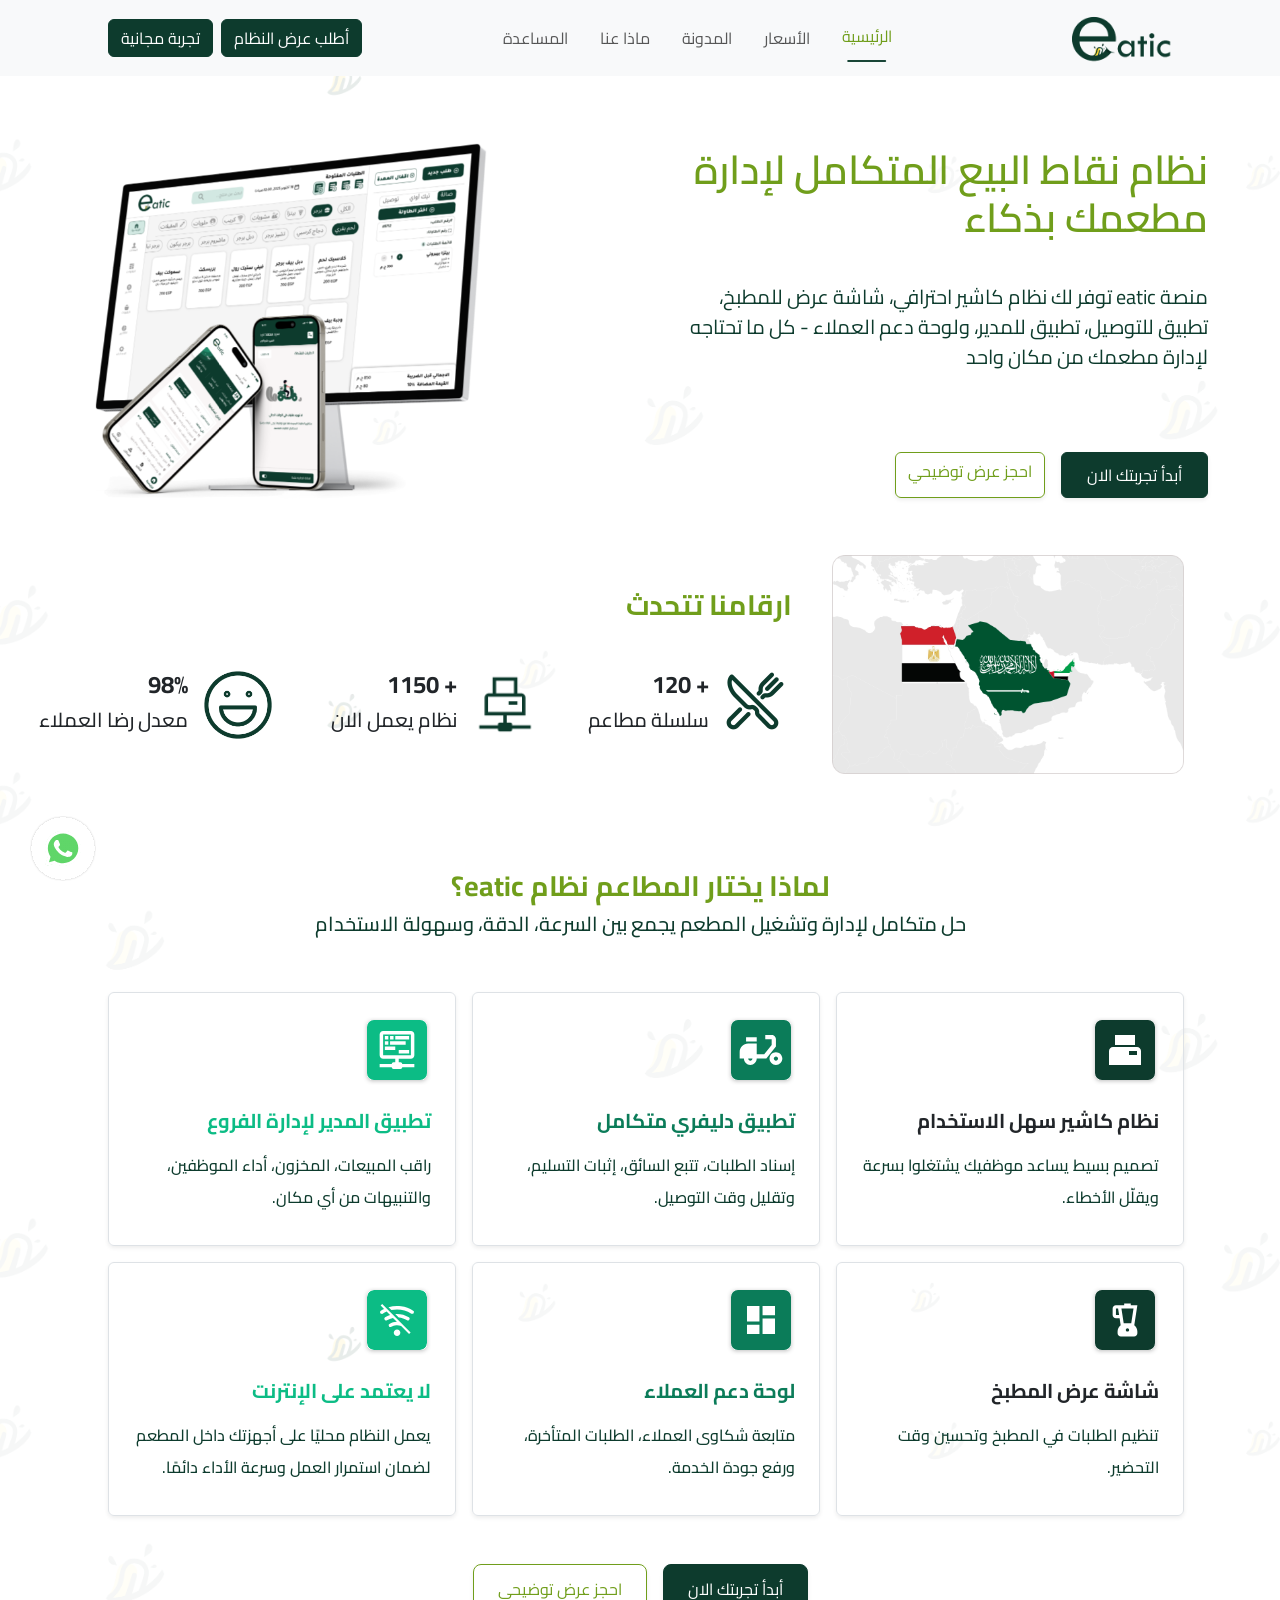
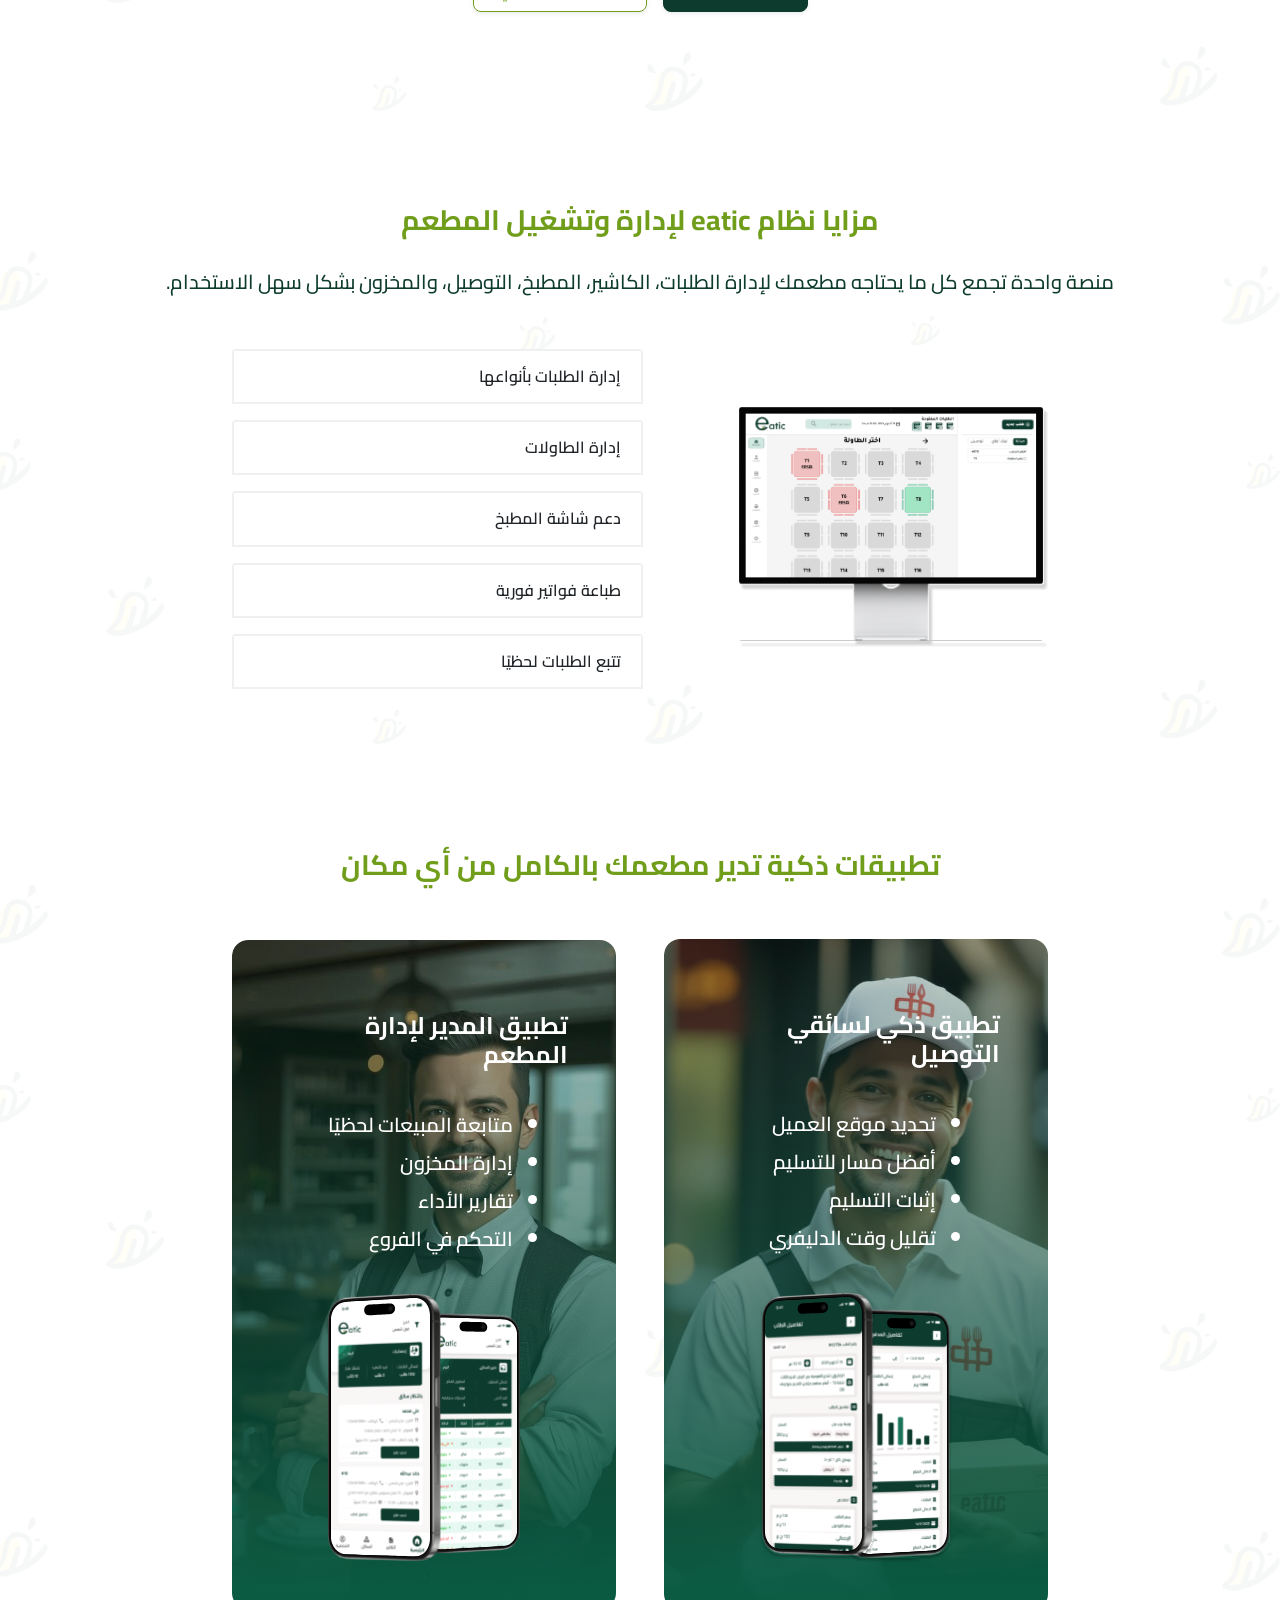
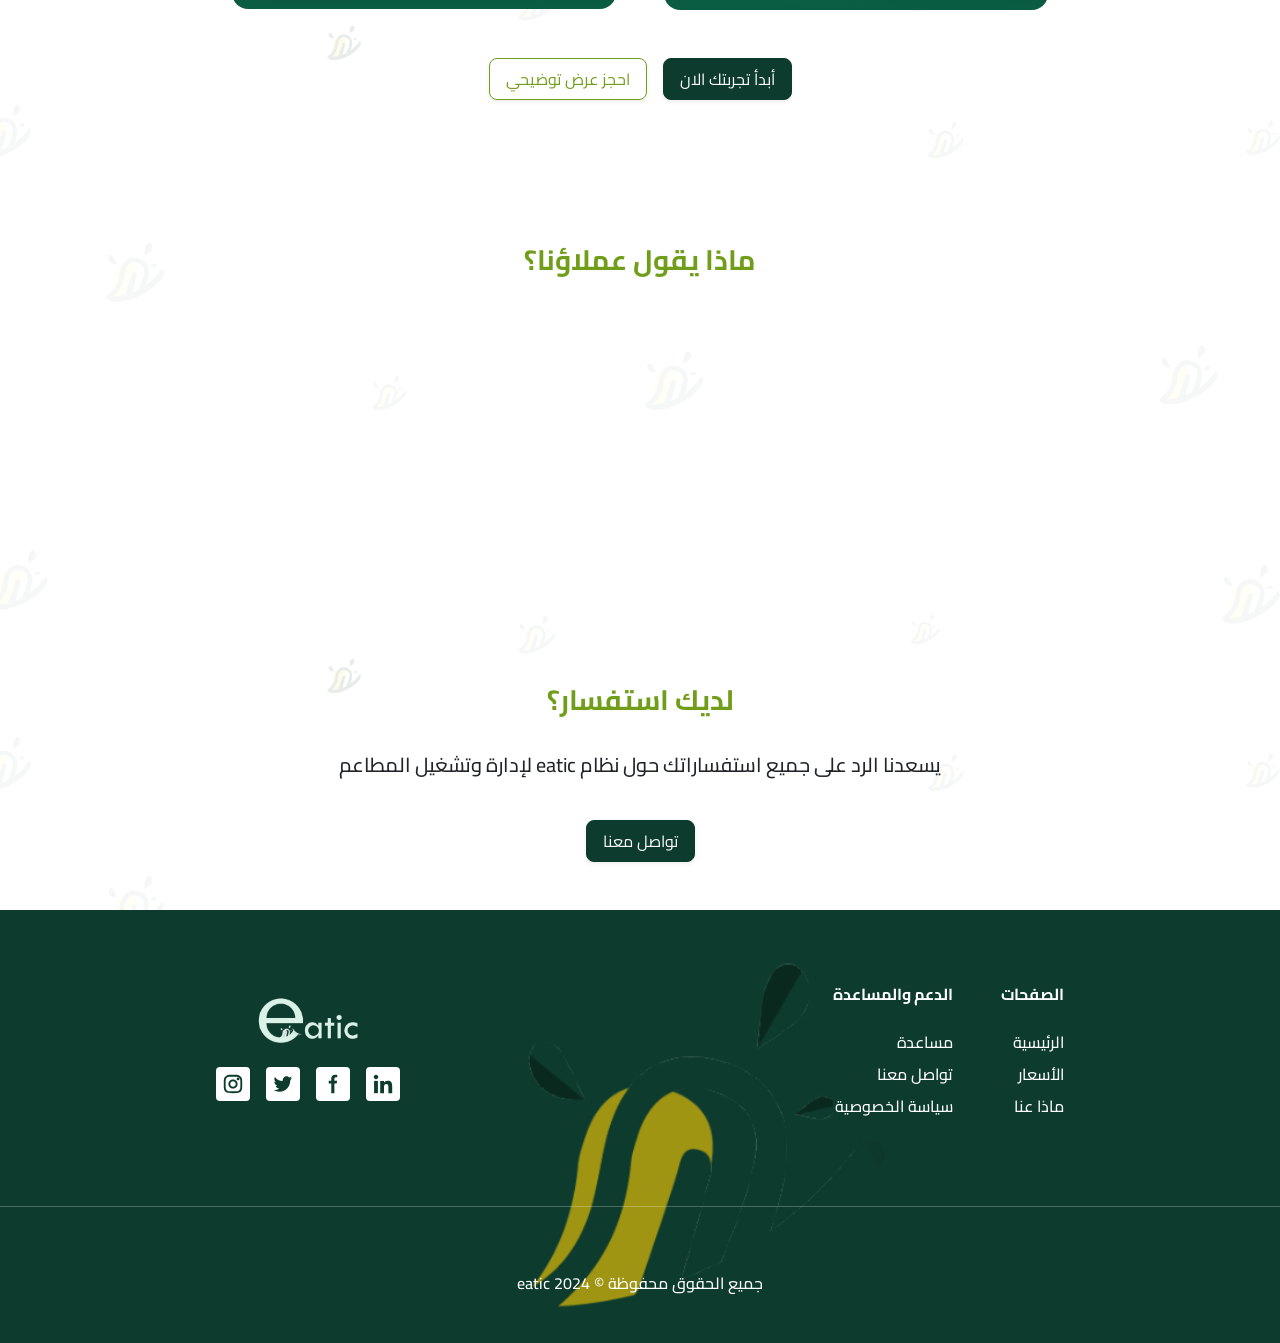
<file: index.html>
<!DOCTYPE html>
<html lang="ar">

<head>
  <meta charset="UTF-8" />
  <link rel="preconnect" href="https://fonts.googleapis.com">
<link rel="preconnect" href="https://fonts.gstatic.com" crossorigin>
<link href="https://fonts.googleapis.com/css2?family=Alegreya:ital,wght@0,400..900;1,400..900&family=Amatic+SC:wght@400;700&family=Cairo:wght@200..1000&family=IBM+Plex+Sans+Arabic:wght@100;200;300;400;500;600;700&family=Open+Sans:ital,wght@0,300..800;1,300..800&family=Roboto:ital,wght@0,100..900;1,100..900&family=Source+Code+Pro:ital,wght@0,200..900;1,200..900&display=swap" rel="stylesheet">
  <link rel="stylesheet" href="./css/bootstrap.min.css" />
  <link rel="stylesheet" href="./css/style.css" />
  <title>eatic</title>
  <link rel="icon" type="image/png" href="assets/logo.png" />
</head>

<body>

 




  
    <div id="navbar"></div>
 <a href="https://wa.me/201021179969"
  target="_blank">
  <img src="./assets/logos_whatsapp-icon.svg" alt="contact us whatsapp" class="whatsapp-icon" />
 </a>
  <div class="conatiner mt-5">
    <!--Hero Section-->
    <!-- <header
      class="hero d-flex flex-column flex-md-row flex-md-row-reverse justify-content-md-around justify-content-center align-items-center gap-4">
      <div class="box p-md-5">
        <img src="assets/hero_image.png" class="w-100" alt="hero image" />
      </div>

      <div class="left d-flex flex-column justify-content-center p-4 w-fit ">
        <h1 class="text-secondary fw-semibold ">نظام نقاط البيع المتكامل لإدارة مطعمك بذكاء</h1>
        <p class="text-primary fs-5 mt-3">
          منصة eatic توفر لك نظام كاشير احترافي، شاشة عرض للمطبخ، تطبيق للتوصيل،
          تطبيق للمدير، ولوحة دعم العملاء - كل ما تحتاجه لإدارة مطعمك من مكان
          واحد
        </p>
        <div class="d-flex gap-3 mt-5 justify-content-center justify-content-md-start">
          <button class="btn btn-primary btn-lg fw-medium fs-5 px-4 py-2" type="button">
            أبدأ تجربتك الان
          </button>
          <button class="btn btn-outline-success btn-lg fw-medium fs-5 px-4 py-2" type="button">
            احجز عرض توضيحي
          </button>
        </div>
    </header> -->


<header class="hero d-flex flex-column flex-md-row flex-md-row-reverse justify-content-md-around justify-content-center mt-5  pt-5 align-items-center gap-2 gap-md-4">
  <div class="box p-md-5">
    <img src="assets/hero_image.png" class="w-100" alt="hero image">
  </div>

  <div class="left d-flex flex-column justify-content-center p-4 w-fit mb-5 mb-md-2 gap-2 gap-md-3">
    <h1 class="text-secondary fw-semibold">
      نظام نقاط البيع المتكامل لإدارة مطعمك بذكاء
    </h1>

    <p class="text-primary fs-5 mt-3">
      منصة eatic توفر لك نظام كاشير احترافي، شاشة عرض للمطبخ، تطبيق للتوصيل،
      تطبيق للمدير، ولوحة دعم العملاء - كل ما تحتاجه لإدارة مطعمك من مكان واحد
    </p>

    <div class="d-flex gap-2 gap-md-3 mt-5 justify-content-center justify-content-md-start ">
    <button class="btn btn-primary shadow-sm">
      <a href="./pages/price.html" class="text-decoration-none text-white ">أبدأ تجربتك الان</a>
    </button>
    <a href="https://wa.me/201021179969?text=السلام%20عليكم%20%F0%9F%91%8B%0A%0Aحابب%20أحجز%20*موعد%20عرض%20توضيحي%20(ديمو)*%20لنظام%20eatic.%0A%0A%F0%9F%93%85%20المواعيد%20المناسبة%20لي:%0A-%20اليوم%20المفضل:%0A-%20الساعة%20المفضلة:%0A-%20المنطقة%2Fالمدينة:%0A%0A%F0%9F%93%9D%20بياناتي:%0Aالاسم:%0Aاسم%20المطعم:%0Aرقم%20الهاتف:%0Aعدد%20الفروع:%0A%0A%E2%9C%85%20اعمل%20إيه%20قبل%20الموعد:%0A-%20جهّز%20أسئلتك%20(الكاشير%2C%20المطبخ%2C%20التوصيل%2C%20المخزون)%0A-%20حدد%20هل%20الطلب%20هيكون%20داخل%20المطعم%2Fتيك%20أواي%2Fتوصيل%0A-%20قول%20لنا%20لو%20عايز%20الديمو%20اونلاين%20ولا%20زيارة%0A%0A%E2%9D%8C%20متعملش%20إيه:%0A-%20متشاركش%20أي%20بيانات%20حساسة%20زي%20(كلمات%20مرور%2C%20بيانات%20بنكية)%0A-%20متبعتش%20صور%20إيصالات%20فيها%20معلومات%20خاصة%20للعملاء%0A-%20لو%20هتتأخر%20أكتر%20من%2010%20دقايق%20ابعت%20لنا%20قبلها%20%F0%9F%99%8F%0A%0Aفي%20انتظار%20تأكيد%20الموعد%20%E2%9C%85"
  target="_blank" class="btn btn-outline-success shadow-sm">
      احجز عرض توضيحي
    </a>
  </div>
  </div>
</header>


    <!--Hero Section-->

    <!--Numbers Section-->


<div class="numbers d-flex align-items-center justify-content-start me-md-5 pe-md-5 gap-4 mb-5 flex-column flex-md-row">
  <div class="box-number">
    <img src="assets/World Map Pattern.png" class="w-100 me-auto" alt="">
  </div>

  <div class="numbers-content  pe-md-3">
    <h1 class="fs-3 text-secondary fw-bold text-center text-md-end">
      ارقامنا تتحدث
    </h1>

    <div class="items d-flex gap-sm-3 gap-5 pe-sm-2 gap-md-2 mt-5 flex-column flex-sm-row">
      <div class="item d-flex gap-3">
        <div class="item-icon w-25">
          <img src="assets/ion_restaurant-outline.png" class="w-100">
        </div>
        <div class="item-text d-flex flex-column">
          <h3 class="fs-4 fw-bolder">+ 120</h3>
          <h4 class="fs-5">سلسلة مطاعم</h4>
        </div>
      </div>

      <div class="item d-flex gap-3">
        <div class="item-icon w-25">
          <img src="assets/mdi_printer-pos-network-outline.png" class="w-100">
        </div>
        <div class="item-text d-flex flex-column">
          <h3 class="fs-4 fw-bolder">+ 1150</h3>
          <h4 class="fs-5">نظام يعمل الان</h4>
        </div>
      </div>

      <div class="item d-flex gap-3">
        <div class="item-icon w-25">
          <img src="assets/streamline_smiley-happy.png" class="w-100">
        </div>
        <div class="item-text d-flex flex-column">
          <h3 class="fs-4 fw-bolder">98%</h3>
          <h4 class="fs-5">معدل رضا العملاء</h4>
        </div>
      </div>
    </div>
  </div>
</div>


    <!--Numbers Section-->

    <!--why us Section-->

    <!-- <div class="why-us d-flex flex-column justify-content-center  p-5 m-5 ">
      <header class="d-flex flex-column justify-content-center align-content-center text-center gap-4 mb-4">
        <h3 class="text-secondary fw-bold">لماذا يختار المطاعم نظام eatic؟</h3>
        <h5 class=" text-primary">حل متكامل لإدارة وتشغيل المطعم يجمع بين السرعة، الدقة، وسهولة الاستخدام، مع دعم
          محلي وتجربة تشغيل كاملة.</h5>
      </header>
      <div class="items d-flex gap-3 mt-4 flex-wrap">
        <div class="item px-4 py-4 shadow-sm w-3 rounded-2 border border-1 ">
          <img src="assets/mdi_printer-pos.svg" alt="icon">
          <h5 class="mt-4 fs-5 fw-bold">نظام كاشير سهل الاستخدام</h5>
          <h6 class="fs-6 text-primary fw-medium mt-3 lh-lg ">
            تصميم بسيط يساعد موظفيك يشتغلوا بسرعة ويقلّل الأخطاء.
          </h6>
        </div>
        <div class="item px-4 py-4 shadow-sm w-3 rounded-2 border border-1 ">
          <img src="assets/mdi_delivery-dining.svg" alt="icon">
          <h5 class="mt-4 fs-5 fw-bold" style="color: #0B7C59;">تطبيق دليفري متكامل</h5>
          <h6 class="fs-6 text-primary fw-medium mt-3 lh-lg ">
            إسناد الطلبات، تتبع السائق، إثبات التسليم، وتقليل وقت التوصيل.
          </h6>
        </div>
        <div class="item px-4 py-4 shadow-sm w-3 rounded-2 border border-1 ">
          <img src="assets/mdi_network-pos.svg" alt="icon">
          <h5 class="mt-4 fs-5 fw-bold" style="color: #0CBC85;">تطبيق المدير لإدارة الفروع</h5>
          <h6 class="fs-6 text-primary fw-medium mt-3 lh-lg ">
            راقب المبيعات، المخزون، أداء الموظفين، والتنبيهات من أي مكان.
          </h6>
        </div>



        <div class="item px-4 py-4 shadow-sm w-3 rounded-2 border border-1 ">
          <img src="assets/mdi_food-processor.svg" alt="icon">
          <h5 class="mt-4 fs-5 fw-bold">شاشة عرض المطبخ</h5>
          <h6 class="fs-6 text-primary fw-medium mt-3 lh-lg ">
            تنظيم الطلبات في المطبخ وتحسين وقت التحضير.
          </h6>
        </div>
        <div class="item px-4 py-4 shadow-sm w-3 rounded-2 border border-1 ">
          <img src="assets/material-symbols_dashboard.svg" alt="icon">
          <h5 class="mt-4 fs-5 fw-bold" style="color: #0B7C59;">لوحة دعم العملاء</h5>
          <h6 class="fs-6 text-primary fw-medium mt-3 lh-lg ">
            متابعة شكاوى العملاء، الطلبات المتأخرة، ورفع جودة الخدمة.
          </h6>
        </div>
        <div class="item px-4 py-4 shadow-sm w-3 rounded-2 border border-1 ">
          <img src="assets/clarity_no-wifi-solid.svg" alt="icon">
          <h5 class="mt-4 fs-5 fw-bold" style="color: #0CBC85;">لا يعتمد على الإنترنت</h5>
          <h6 class="fs-6 text-primary fw-medium mt-3 lh-lg ">
            يعمل النظام محليًا على أجهزتك داخل المطعم لضمان استمرار العمل وسرعة الأداء دائمًا. </h6>
        </div>
      </div>
      <div class="d-flex gap-3 mt-5 justify-content-center justify-content-md-center">
        <button class="btn btn-primary btn-lg fw-medium fs-5 px-4 py-2" type="button">
          أبدأ تجربتك الان
        </button>
        <button class="btn btn-outline-success btn-lg fw-medium fs-5 px-4 py-2" type="button">
          احجز عرض توضيحي
        </button>
      </div>
    </div> -->
      <div class="why-us d-flex flex-column justify-content-center p-4 p-md-5 m-md-5">
  <div class="text-center gap-4 mb-4">
    <h3 class="text-secondary fw-bold">لماذا يختار المطاعم نظام eatic؟</h3>
    <h5 class="text-primary">
      حل متكامل لإدارة وتشغيل المطعم يجمع بين السرعة، الدقة، وسهولة الاستخدام
    </h5>
  </div>

  <div class="items d-flex gap-3 mt-4 flex-wrap">

  <div class="item px-4 py-4 shadow-sm w-3 rounded-2 border border-1">
    <img src="assets/mdi_printer-pos.svg" alt="icon">
    <h5 class="mt-4 fs-5 fw-bold">نظام كاشير سهل الاستخدام</h5>
    <h6 class="fs-6 text-primary fw-medium mt-3 lh-lg">
      تصميم بسيط يساعد موظفيك يشتغلوا بسرعة ويقلّل الأخطاء.
    </h6>
  </div>

  <div class="item px-4 py-4 shadow-sm w-3 rounded-2 border border-1">
    <img src="assets/mdi_delivery-dining.svg" alt="icon">
    <h5 class="mt-4 fs-5 fw-bold" style="color:#0B7C59">
      تطبيق دليفري متكامل
    </h5>
    <h6 class="fs-6 text-primary fw-medium mt-3 lh-lg">
      إسناد الطلبات، تتبع السائق، إثبات التسليم، وتقليل وقت التوصيل.
    </h6>
  </div>

  <div class="item px-4 py-4 shadow-sm w-3 rounded-2 border border-1">
    <img src="assets/mdi_network-pos.svg" alt="icon">
    <h5 class="mt-4 fs-5 fw-bold" style="color:#0CBC85">
      تطبيق المدير لإدارة الفروع
    </h5>
    <h6 class="fs-6 text-primary fw-medium mt-3 lh-lg">
      راقب المبيعات، المخزون، أداء الموظفين، والتنبيهات من أي مكان.
    </h6>
  </div>

  <div class="item px-4 py-4 shadow-sm w-3 rounded-2 border border-1">
    <img src="assets/mdi_food-processor.svg" alt="icon">
    <h5 class="mt-4 fs-5 fw-bold">شاشة عرض المطبخ</h5>
    <h6 class="fs-6 text-primary fw-medium mt-3 lh-lg">
      تنظيم الطلبات في المطبخ وتحسين وقت التحضير.
    </h6>
  </div>

  <div class="item px-4 py-4 shadow-sm w-3 rounded-2 border border-1">
    <img src="assets/material-symbols_dashboard.svg" alt="icon">
    <h5 class="mt-4 fs-5 fw-bold" style="color:#0B7C59">
      لوحة دعم العملاء
    </h5>
    <h6 class="fs-6 text-primary fw-medium mt-3 lh-lg">
      متابعة شكاوى العملاء، الطلبات المتأخرة، ورفع جودة الخدمة.
    </h6>
  </div>

  <div class="item px-4 py-4 shadow-sm w-3 rounded-2 border border-1">
    <img src="assets/clarity_no-wifi-solid.svg" alt="icon">
    <h5 class="mt-4 fs-5 fw-bold" style="color:#0CBC85">
      لا يعتمد على الإنترنت
    </h5>
    <h6 class="fs-6 text-primary fw-medium mt-3 lh-lg">
      يعمل النظام محليًا على أجهزتك داخل المطعم لضمان استمرار العمل
      وسرعة الأداء دائمًا.
    </h6>
  </div>

</div>


  <div class="d-flex gap-3 mt-5 justify-content-center">
    <a href="./pages/price.html" class="btn btn-primary btn-lg shadow-sm">
      
     <span class="fs-6 px-2"> أبدأ تجربتك الان</span>
      

    </a>

    <a href="https://wa.me/201021179969?text=السلام%20عليكم%20%F0%9F%91%8B%0A%0Aحابب%20أحجز%20*موعد%20عرض%20توضيحي%20(ديمو)*%20لنظام%20eatic.%0A%0A%F0%9F%93%85%20المواعيد%20المناسبة%20لي:%0A-%20اليوم%20المفضل:%0A-%20الساعة%20المفضلة:%0A-%20المنطقة%2Fالمدينة:%0A%0A%F0%9F%93%9D%20بياناتي:%0Aالاسم:%0Aاسم%20المطعم:%0Aرقم%20الهاتف:%0Aعدد%20الفروع:%0A%0A%E2%9C%85%20اعمل%20إيه%20قبل%20الموعد:%0A-%20جهّز%20أسئلتك%20(الكاشير%2C%20المطبخ%2C%20التوصيل%2C%20المخزون)%0A-%20حدد%20هل%20الطلب%20هيكون%20داخل%20المطعم%2Fتيك%20أواي%2Fتوصيل%0A-%20قول%20لنا%20لو%20عايز%20الديمو%20اونلاين%20ولا%20زيارة%0A%0A%E2%9D%8C%20متعملش%20إيه:%0A-%20متشاركش%20أي%20بيانات%20حساسة%20زي%20(كلمات%20مرور%2C%20بيانات%20بنكية)%0A-%20متبعتش%20صور%20إيصالات%20فيها%20معلومات%20خاصة%20للعملاء%0A-%20لو%20هتتأخر%20أكتر%20من%2010%20دقايق%20ابعت%20لنا%20قبلها%20%F0%9F%99%8F%0A%0Aفي%20انتظار%20تأكيد%20الموعد%20%E2%9C%85"
  target="_blank" class="btn btn-outline-success btn-lg shadow-sm">
     
           <span class="fs-6 px-2">  احجز عرض توضيحي</span>
    </a>
  </div>
</div>

    <!--why us Section-->

    <!--Featrues Section-->
<div class="featrues d-flex flex-column justify-content-center p-0 m-0 p-md-5 m-md-5 align-items-center">

  <!-- Header -->
  <header class="d-flex flex-column justify-content-center align-content-center text-center gap-4 mt-5 mb-0 px-3">
    <h3 class="text-secondary fw-bold">
      مزايا نظام eatic لإدارة وتشغيل المطعم
    </h3>
    <h5 class="text-primary">
      منصة واحدة تجمع كل ما يحتاجه مطعمك لإدارة الطلبات، الكاشير، المطبخ،
      التوصيل، والمخزون بشكل سهل الاستخدام.
    </h5>
  </header>

  <!-- Content -->
  <div class="content d-flex flex-column flex-md-row gap-5 justify-content-end align-items-center mt-5 w-75">

    <!-- Image -->
    <div class="box w-3 ms-5">
      <img src="assets/Studio-Display.svg" class="w-100" alt="feature image">
    </div>

    <!-- Accordion -->
    <div
      class="accordion accordion-flush w-50 w-100 d-flex flex-column align-items-center"
      id="accordionFlushExample"
    >

      <!-- Item 1 -->
      <div class="accordion-item rounded-4 mb-3 w-100">
        <h2 class="accordion-header">
          <button
            class="accordion-button collapsed fs-6 fw-semibold py-3"
            type="button"
            data-bs-toggle="collapse"
            data-bs-target="#flush-manage"
            aria-expanded="false"
            aria-controls="flush-manage"
          >
            إدارة الطلبات بأنواعها
          </button>
        </h2>
        <div
          id="flush-manage"
          class="accordion-collapse collapse"
          data-bs-parent="#accordionFlushExample"
        >
          <div class="accordion-body bg-primary text-white px-3 py-4 rounded-bottom-3">
            عرض الطاولات، متابعة الحالة، وتحسين سرعة الخدمة داخل المطعم.
            <img
              src="assets/Studio-Display.svg"
              class="w-75 me-auto ms-auto mt-5 pt-2 mobile-iamge"
              alt="feature image"
            >
          </div>
        </div>
      </div>

      <!-- Item 2 -->
      <div class="accordion-item rounded-4 mb-3 w-100">
        <h2 class="accordion-header">
          <button
            class="accordion-button collapsed fs-6 fw-semibold py-3"
            type="button"
            data-bs-toggle="collapse"
            data-bs-target="#flush-table"
            aria-expanded="false"
            aria-controls="flush-table"
          >
            إدارة الطاولات
          </button>
        </h2>
        <div
          id="flush-table"
          class="accordion-collapse collapse"
          data-bs-parent="#accordionFlushExample"
        >
          <div class="accordion-body bg-primary text-white px-3 py-4 rounded-bottom-3">
            عرض الطاولات، متابعة الحالة، وتحسين سرعة الخدمة داخل المطعم.
            <img
              src="assets/Studio-Display.svg"
              class="w-75 me-auto ms-auto mt-5 pt-2 mobile-iamge"
              alt="feature image"
            >
          </div>
        </div>
      </div>

      <!-- Item 3 -->
      <div class="accordion-item rounded-4 mb-3 w-100">
        <h2 class="accordion-header">
          <button
            class="accordion-button collapsed fs-6 fw-semibold py-3"
            type="button"
            data-bs-toggle="collapse"
            data-bs-target="#flush-kitchen"
            aria-expanded="false"
            aria-controls="flush-kitchen"
          >
            دعم شاشة المطبخ
          </button>
        </h2>
        <div
          id="flush-kitchen"
          class="accordion-collapse collapse"
          data-bs-parent="#accordionFlushExample"
        >
          <div class="accordion-body bg-primary text-white px-3 py-4 rounded-bottom-3">
            تنظيم الطلبات في المطبخ وتحسين وقت التحضير.
            <img
              src="assets/Studio-Display.svg"
              class="w-75 me-auto ms-auto mt-5 pt-2 mobile-iamge"
              alt="feature image"
            >
          </div>
        </div>
      </div>

      <!-- Item 4 -->
      <div class="accordion-item rounded-4 mb-3 w-100">
        <h2 class="accordion-header">
          <button
            class="accordion-button collapsed fs-6 fw-semibold py-3"
            type="button"
            data-bs-toggle="collapse"
            data-bs-target="#flush-print"
            aria-expanded="false"
            aria-controls="flush-print"
          >
            طباعة فواتير فورية
          </button>
        </h2>
        <div
          id="flush-print"
          class="accordion-collapse collapse"
          data-bs-parent="#accordionFlushExample"
        >
          <div class="accordion-body bg-primary text-white px-3 py-4 rounded-bottom-3">
            طباعة تلقائية وسريعة للفواتير دون تأخير.
            <img
              src="assets/Studio-Display.svg"
              class="w-75 me-auto ms-auto mt-5 pt-2 mobile-iamge"
              alt="feature image"
            >
          </div>
        </div>
      </div>

      <!-- Item 5 -->
      <div class="accordion-item rounded-4 mb-3 w-100">
        <h2 class="accordion-header">
          <button
            class="accordion-button collapsed fs-6 fw-semibold py-3"
            type="button"
            data-bs-toggle="collapse"
            data-bs-target="#flush-track"
            aria-expanded="false"
            aria-controls="flush-track"
          >
            تتبع الطلبات لحظيًا
          </button>
        </h2>
        <div
          id="flush-track"
          class="accordion-collapse collapse"
          data-bs-parent="#accordionFlushExample"
        >
          <div class="accordion-body bg-primary text-white px-3 py-4 rounded-bottom-3">
            متابعة الطلبات لحظة بلحظة من الكاشير إلى التسليم.
            <img
              src="assets/Studio-Display.svg"
              class="w-75 me-auto ms-auto mt-5 pt-2 mobile-iamge"
              alt="feature image"
            >
          </div>
        </div>
      </div>

    </div>
  </div>
</div>


    <!--Featrues Section-->





    <!--Mange Section-->
   <!-- Mange Section -->
<div class="d-flex flex-column justify-content-center align-content-center text-center gap-4 mb-4 mt-5 pt-5">
  <h3 class="text-secondary fw-bold">
    تطبيقات ذكية تدير مطعمك بالكامل من أي مكان
  </h3>
</div>

<div class="d-flex flex-column flex-md-row align-items-center justify-content-center gap-5 mb-5 mt-5">

  <!-- Delivery App -->
  <div class="delivery d-flex flex-column pt-4 align-items-center text-white gap-4 justify-content-center overflow-hidden py-5 rounded-4">
    <h5 class="mt-5 fs-4 px-5 fw-bold">
      تطبيق ذكي لسائقي التوصيل
    </h5>

    <ul class="">
      <li class="fs-5 pt-2 fw-semibold ">تحديد موقع العميل</li>
      <li class="fs-5 pt-2 fw-semibold ">أفضل مسار للتسليم</li>
      <li class="fs-5 pt-2 fw-semibold ">إثبات التسليم</li>
      <li class="fs-5 pt-2 fw-semibold ">تقليل وقت الدليفري</li>
    </ul>

    <div class="con w-50 position-relative">
      <img
        src="assets/deliveryapps.svg"
        alt="delivery app"
        class="position-relative hover-apps w-100"
      >
    </div>
  </div>

  <!-- Manager App -->
  <div class="manger d-flex flex-column pt-4 align-items-center text-white gap-4 justify-content-center overflow-hidden py-5 rounded-4">
    <h5 class="mt-5 fs-4 px-5 fw-bold">
      تطبيق المدير لإدارة المطعم
    </h5>

    <ul class="">
      <li class="fs-5 pt-2 fw-semibold ">متابعة المبيعات لحظيًا</li>
      <li class="fs-5 pt-2 fw-semibold ">إدارة المخزون</li>
      <li class="fs-5 pt-2 fw-semibold ">تقارير الأداء</li>
      <li class="fs-5 pt-2 fw-semibold ">التحكم في الفروع</li>
    </ul>

    <div class="con w-50 position-relative">
      <img
        src="assets/mangerapps.svg"
        alt="manager app"
        class="position-relative hover-apps w-100"
      >
    </div>
  </div>

</div>

<!-- Buttons -->
<div class="d-flex gap-3 mt-5 justify-content-center mb-5 pb-5">
  <a href="./pages/price.html" class="btn btn-primary btn-lg fw-normal fs-6 shadow-sm">
    أبدأ تجربتك الان
  </a>
  <a
    href="https://wa.me/201021179969?text=السلام%20عليكم%20%F0%9F%91%8B%0A%0Aحابب%20أحجز%20*موعد%20عرض%20توضيحي%20(ديمو)*%20لنظام%20eatic.%0A%0A%F0%9F%93%85%20المواعيد%20المناسبة%20لي:%0A-%20اليوم%20المفضل:%0A-%20الساعة%20المفضلة:%0A-%20المنطقة%2Fالمدينة:%0A%0A%F0%9F%93%9D%20بياناتي:%0Aالاسم:%0Aاسم%20المطعم:%0Aرقم%20الهاتف:%0Aعدد%20الفروع:%0A%0A%E2%9C%85%20اعمل%20إيه%20قبل%20الموعد:%0A-%20جهّز%20أسئلتك%20(الكاشير%2C%20المطبخ%2C%20التوصيل%2C%20المخزون)%0A-%20حدد%20هل%20الطلب%20هيكون%20داخل%20المطعم%2Fتيك%20أواي%2Fتوصيل%0A-%20قول%20لنا%20لو%20عايز%20الديمو%20اونلاين%20ولا%20زيارة%0A%0A%E2%9D%8C%20متعملش%20إيه:%0A-%20متشاركش%20أي%20بيانات%20حساسة%20زي%20(كلمات%20مرور%2C%20بيانات%20بنكية)%0A-%20متبعتش%20صور%20إيصالات%20فيها%20معلومات%20خاصة%20للعملاء%0A-%20لو%20هتتأخر%20أكتر%20من%2010%20دقايق%20ابعت%20لنا%20قبلها%20%F0%9F%99%8F%0A%0Aفي%20انتظار%20تأكيد%20الموعد%20%E2%9C%85"
  target="_blank"
    class="btn btn-outline-success btn-lg fw-normal fs-6 shadow-sm"
  >
    احجز عرض توضيحي
  </a>
</div>

    <!--Mange Section-->
    <!--Clints Section-->
      <!-- Clients Section -->
<div class="d-flex flex-column justify-content-center align-content-center text-center gap-4 mb-4 mt-5 pt-5">
  <h3 class="text-secondary fw-bold">
    ماذا يقول عملاؤنا؟
  </h3>
</div>

<div class="d-flex gap-5 flex-column flex-md-row align-items-center justify-content-center mx-4 p-0 mt-md-5 mx-md-5 px-md-5">

  <!-- Card 1 -->
  <div class="card w-100 w-3 p-0">
    <div class="card-body p-2">
      <h5 class="card-title px-2 py-3">
        "سرعة الطلبات زادت بنسبة 40%"
      </h5>
      <h6 class="card-subtitle mb-2 text-body-secondary px-2 fs-6 lh-lg fw-semibold">
        استخدام نظام eatic ساعدنا نرتّب الطاولات والطلبات بشكل أسرع بكثير
        الـ KDS سهّل التواصل بين الكاشير والمطبخ وقلّل الأخطاء بشكل كبير
      </h6>
    </div>

    <div class="card-footer text-body-secondary d-flex align-items-center gap-3">
      <img src="assets/logo.png" class="logoClint" alt="client logo">
      <p class="m-0 fw-semibold text-secondary">
        مطعم النخيل
      </p>
    </div>
  </div>

  <!-- Card 2 -->
  <div class="card w-100 w-3 p-0">
    <div class="card-body p-2">
      <h5 class="card-title px-2 py-3">
        "سرعة الطلبات زادت بنسبة 40%"
      </h5>
      <h6 class="card-subtitle mb-2 text-body-secondary px-2 fs-6 lh-lg fw-semibold">
        استخدام نظام eatic ساعدنا نرتّب الطاولات والطلبات بشكل أسرع بكثير
        الـ KDS سهّل التواصل بين الكاشير والمطبخ وقلّل الأخطاء بشكل كبير
      </h6>
    </div>

    <div class="card-footer text-body-secondary d-flex align-items-center gap-3">
      <img src="assets/logo.png" class="logoClint" alt="client logo">
      <p class="m-0 fw-semibold text-secondary">
        مطعم النخيل
      </p>
    </div>
  </div>

  <!-- Card 3 -->
  <div class="card w-100 w-3 p-0">
    <div class="card-body p-2">
      <h5 class="card-title px-2 py-3">
        "سرعة الطلبات زادت بنسبة 40%"
      </h5>
      <h6 class="card-subtitle mb-2 text-body-secondary px-2 fs-6 lh-lg fw-semibold">
        استخدام نظام eatic ساعدنا نرتّب الطاولات والطلبات بشكل أسرع بكثير
        الـ KDS سهّل التواصل بين الكاشير والمطبخ وقلّل الأخطاء بشكل كبير
      </h6>
    </div>

    <div class="card-footer text-body-secondary d-flex align-items-center gap-3">
      <img src="assets/logo.png" class="logoClint" alt="client logo">
      <p class="m-0 fw-semibold text-secondary">
        مطعم النخيل
      </p>
    </div>
  </div>

</div>


    <!--Clints Section-->


    <!--Contact Section-->

    <!-- Contact Section -->
<div class="d-flex flex-column justify-content-center align-content-center align-items-center text-center gap-4 mb-4 mt-5 pt-5">
  <h3 class="text-secondary fw-bold">
    لديك استفسار؟
  </h3>

  <p class="text-btn-primary fw-medium fs-5 px-3 mx-md-5">
    يسعدنا الرد على جميع استفساراتك حول نظام eatic لإدارة وتشغيل المطاعم
  </p>

  <button
    class="btn btn-primary btn-lg fw-meduim fs-6 shadow-sm w-auto"
    type="button"
    onclick="openTrialModal()"
  >
    تواصل معنا
  </button>
</div>

    <!--Contact Section-->
  </div>

  <div id="footer"></div>


  <script src="js/scroll-animations.js"></script>
  <script src="js/include.js"></script>
  <script src="js/main.js"></script>
  <script src="js/active-link.js"></script>
  <script src="js/bootstrap.bundle.min.js"></script>
</body>

</html>
</file>
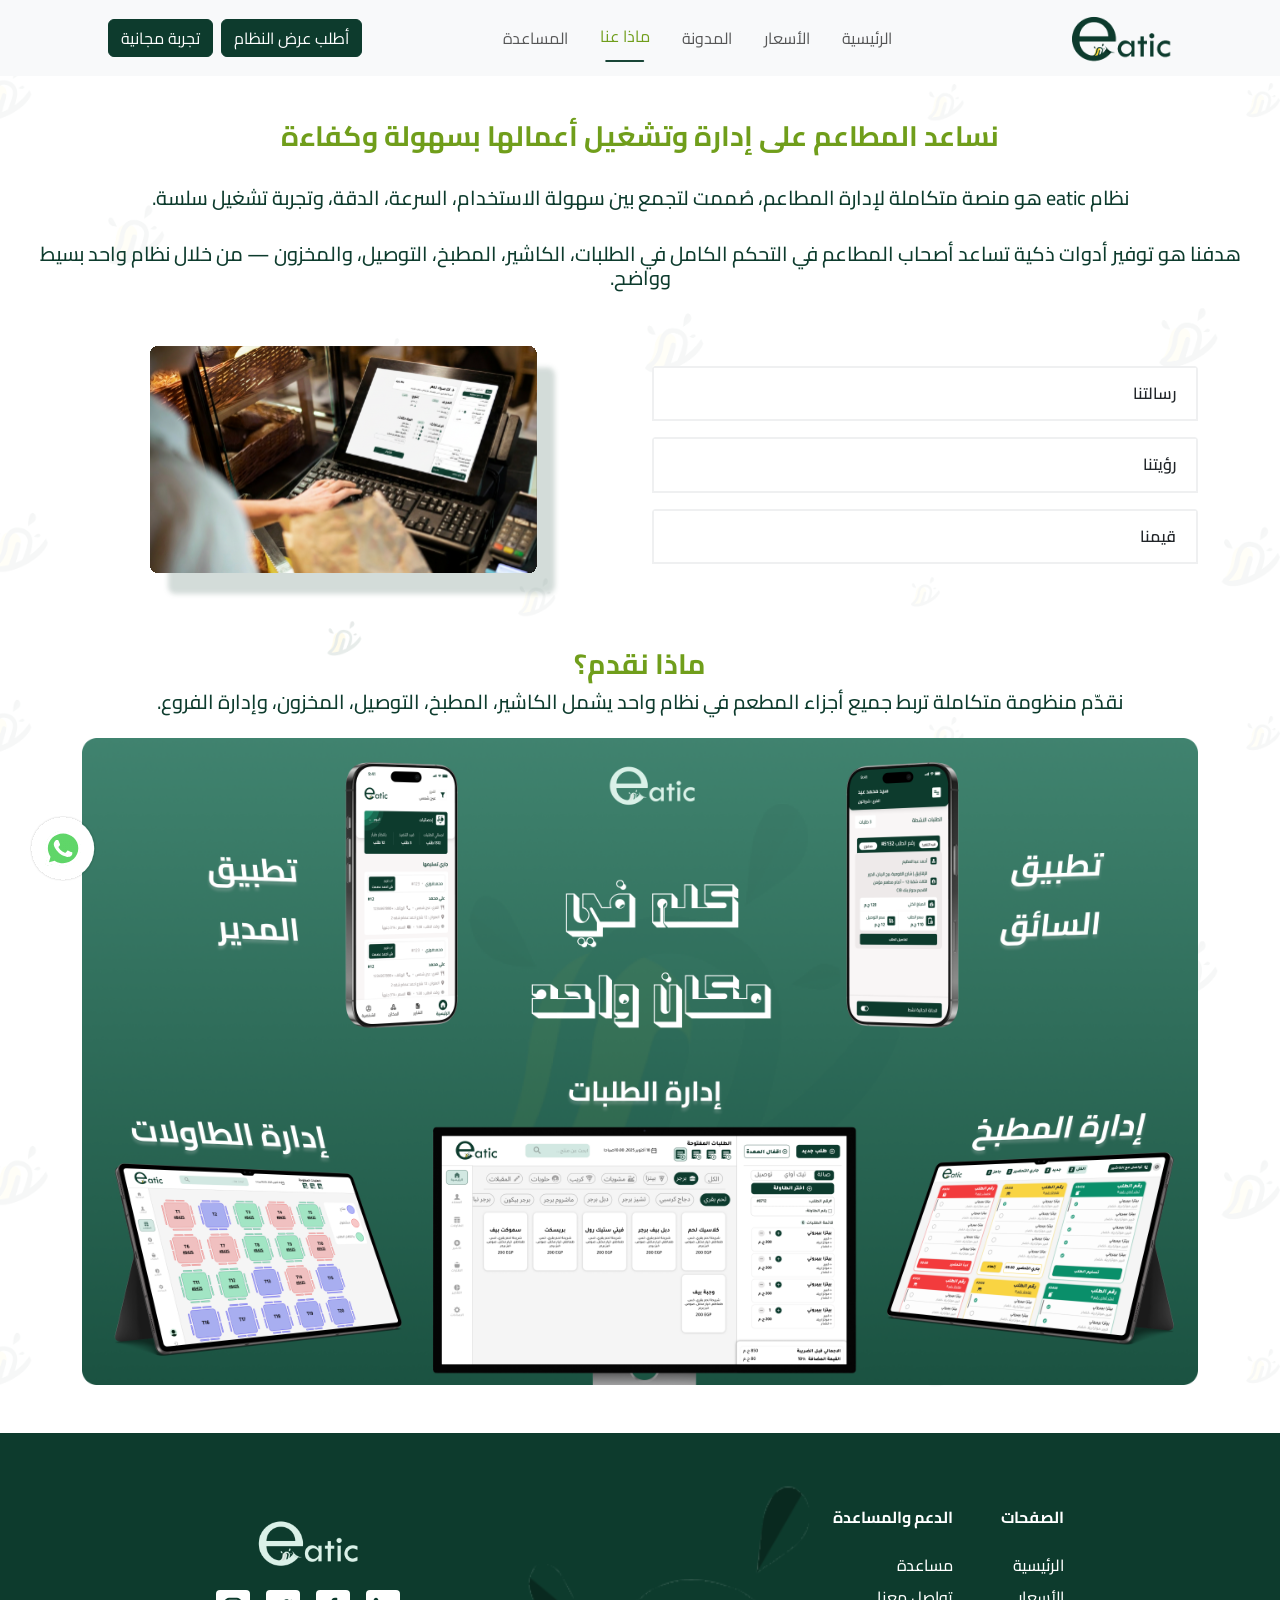
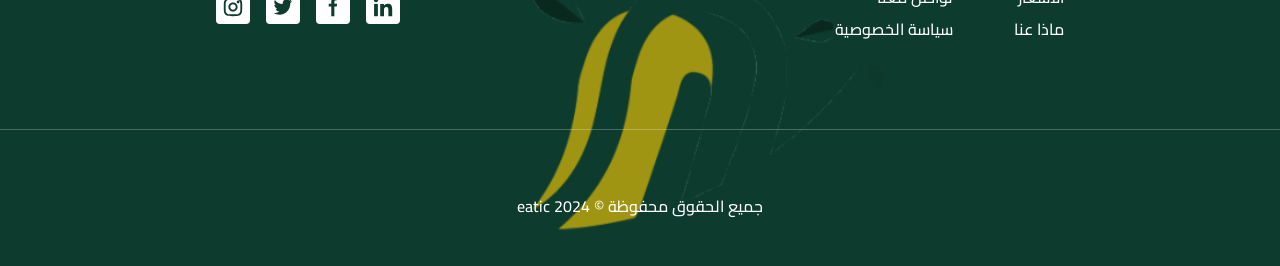
<file: pages/about.html>
<!DOCTYPE html>
<html lang="ar" dir="rtl">
<head>
    <meta charset="UTF-8">
    <meta name="viewport" content="width=device-width, initial-scale=1.0">
    <title>ماذا عنا | eatic</title>
   <link rel="preconnect" href="https://fonts.gstatic.com" crossorigin>
<link href="https://fonts.googleapis.com/css2?family=Alegreya:ital,wght@0,400..900;1,400..900&family=Amatic+SC:wght@400;700&family=Cairo:wght@200..1000&family=IBM+Plex+Sans+Arabic:wght@100;200;300;400;500;600;700&family=Open+Sans:ital,wght@0,300..800;1,300..800&family=Roboto:ital,wght@0,100..900;1,100..900&family=Source+Code+Pro:ital,wght@0,200..900;1,200..900&display=swap" rel="stylesheet">
  

 
  <link rel="stylesheet" href="../css/bootstrap.min.css">

  <link rel="stylesheet" href="../css/style.css">
    <link rel="icon" type="image/png" href="assets/logo.png" />

</head>
<body>
    <a href="https://wa.me/201021179969"
  target="_blank">
  <img src="../assets/logos_whatsapp-icon.svg" alt="contact us whatsapp" class="whatsapp-icon" />
 </a>
    <div id="navbar"></div>


    <header class="hero-price d-flex flex-column justify-content-center align-content-center text-center gap-4 mt-5 mb-0 px-3">
  <h3 class="text-secondary fw-bold">
    نساعد المطاعم على إدارة وتشغيل أعمالها بسهولة وكفاءة
  </h3>

  <h5 class="text-primary">
    نظام eatic هو منصة متكاملة لإدارة المطاعم، صُممت لتجمع بين سهولة الاستخدام،
    السرعة، الدقة، وتجربة تشغيل سلسة.
  </h5>

  <h5 class="text-primary">
    هدفنا هو توفير أدوات ذكية تساعد أصحاب المطاعم في التحكم الكامل في الطلبات،
    الكاشير، المطبخ، التوصيل، والمخزون — من خلال نظام واحد بسيط وواضح.
  </h5>
</header>

<div class="container mt-5">
  <div class="row flex-column flex-md-row align-items-center justify-content-center">

    <div class="col-12 col-md-6">
      <div class="accordion accordion-flush w-100" id="aboutAccordion">

        <div class="accordion-item rounded-4 mb-3">
          <h2 class="accordion-header">
            <button class="accordion-button collapsed fw-semibold"
              type="button"
              data-bs-toggle="collapse"
              data-bs-target="#mission">
              رسالتنا
            </button>
          </h2>

          <div id="mission" class="accordion-collapse collapse" data-bs-parent="#aboutAccordion">
            <div class="accordion-body bg-primary text-white rounded-bottom-3">
              تقديم حلول تقنية متطورة تُسهّل تشغيل المطعم، وتقلّل الأخطاء،
              وتُحسّن تجربة العملاء، وتوفّر لصاحب العمل رؤية واضحة في أي وقت ومن أي مكان.
            </div>
          </div>
        </div>

        <div class="accordion-item rounded-4 mb-3">
          <h2 class="accordion-header">
            <button class="accordion-button collapsed fw-semibold"
              type="button"
              data-bs-toggle="collapse"
              data-bs-target="#vision">
              رؤيتنا
            </button>
          </h2>

          <div id="vision" class="accordion-collapse collapse" data-bs-parent="#aboutAccordion">
            <div class="accordion-body bg-primary text-white rounded-bottom-3">
              نطمح إننا نكون الشريك التكنولوجي الأول للمطاعم في المنطقة، من خلال منصة
              ذكية بتبسّط الإدارة، وتربط كل العمليات في مكان واحد، وتساعد أصحاب
              المطاعم ياخدوا قرارات أسرع وأدق.
            </div>
          </div>
        </div>

        <div class="accordion-item rounded-4 mb-3">
          <h2 class="accordion-header">
            <button class="accordion-button collapsed fw-semibold"
              type="button"
              data-bs-toggle="collapse"
              data-bs-target="#values">
              قيمنا
            </button>
          </h2>

          <div id="values" class="accordion-collapse collapse" data-bs-parent="#aboutAccordion">
            <div class="accordion-body bg-primary text-white rounded-bottom-3">
              نؤمن إن النجاح الحقيقي بيبدأ من فهم احتياج العميل، وعلشان كده بنبني
              حلول عملية وسهلة الاستخدام، معتمدين على الشفافية، والدقة، والابتكار
              المستمر.
            </div>
          </div>
        </div>

      </div>
    </div>

    <div class="col-12 col-md-6 text-center">
      <img src="../assets/poscasher.svg" alt="Restaurant" class="img-fluid w-75">
    </div>

  </div>
</div>

<div class="container mt-5">
  <header class="text-center gap-4 px-3">
    <h3 class="text-secondary fw-bold">ماذا نقدم؟</h3>

    <h5 class="text-primary">
      نقدّم منظومة متكاملة تربط جميع أجزاء المطعم في نظام واحد يشمل الكاشير،
      المطبخ، التوصيل، المخزون، وإدارة الفروع.
    </h5>
  </header>

  <div class="row mt-4">
    <div class="col-12">
      <img src="../assets/cover.png" alt="system overview" class="w-100">
    </div>
  </div>
</div>

    <div id="footer"></div>

    <script src="../js/scroll-animations.js"></script>
    <script src="../js/active-link.js"></script>
    <script src="../js/include.js"></script>
    <script src="../js/bootstrap.bundle.min.js"></script>
</body>
</html>
</file>
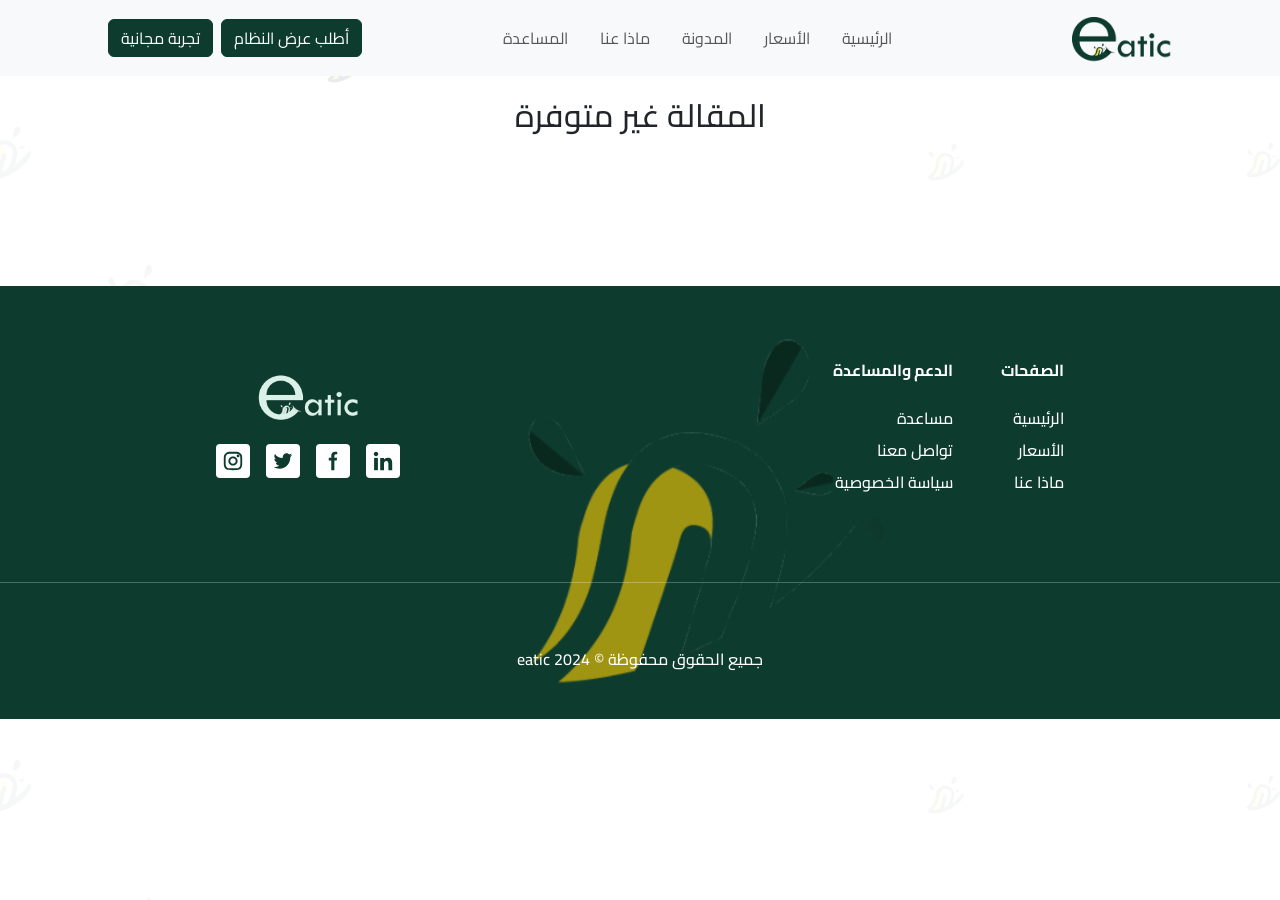
<file: pages/blog-details.html>
<!DOCTYPE html>
<html lang="en">
<head>
   <meta charset="UTF-8" />
    <link rel="preconnect" href="https://fonts.googleapis.com">
<link rel="preconnect" href="https://fonts.gstatic.com" crossorigin>
<link href="https://fonts.googleapis.com/css2?family=Alegreya:ital,wght@0,400..900;1,400..900&family=Amatic+SC:wght@400;700&family=Cairo:wght@200..1000&family=IBM+Plex+Sans+Arabic:wght@100;200;300;400;500;600;700&family=Open+Sans:ital,wght@0,300..800;1,300..800&family=Roboto:ital,wght@0,100..900;1,100..900&family=Source+Code+Pro:ital,wght@0,200..900;1,200..900&display=swap" rel="stylesheet">
 
  <title>تفاصيل المقال | eatic</title>
  <link rel="stylesheet" href="../css/bootstrap.min.css">
  <link rel="stylesheet" href="../css/style.css">
    <link rel="icon" type="image/png" href="assets/logo.png" />

</head>
<body>
    <div id="navbar"></div>

<section class="blog-details-page py-5">
  <div class="container" id="blogDetails"></div>
</section>

<div id="footer"></div>

<script src="../js/scroll-animations.js"></script>
<script src="../js/blogs-data.js"></script>
<script src="../js/blog-details.js"></script>
<script src="../js/include.js"></script>
<script src="../js/bootstrap.bundle.min.js"></script>
</body>
</html>
</file>
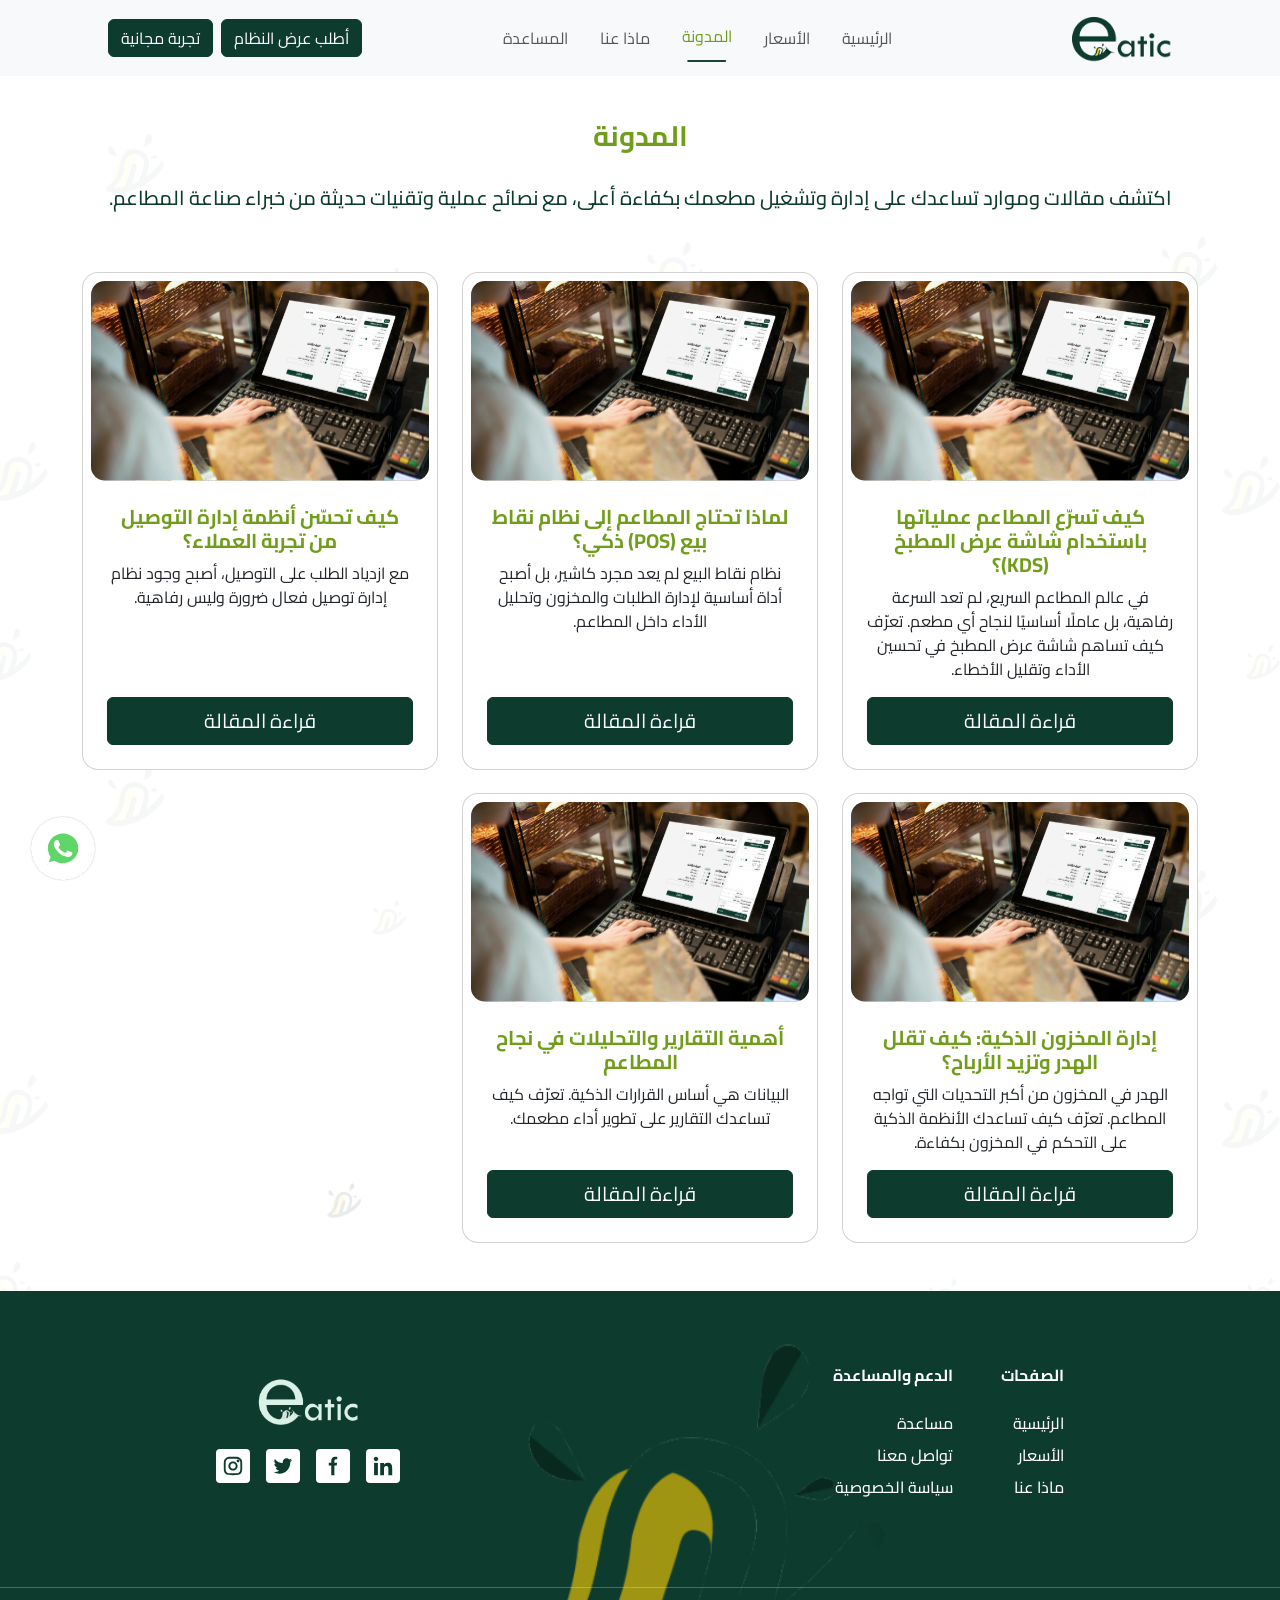
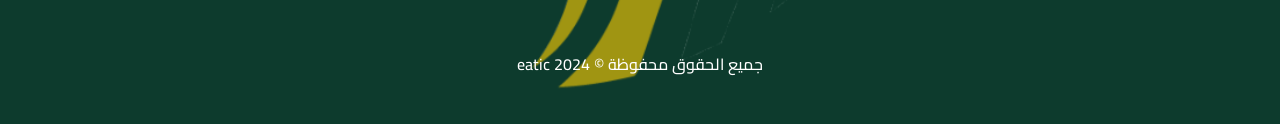
<file: pages/blogs.html>
<!DOCTYPE html>
<html lang="ar" dir="rtl">
<head>
  <meta charset="UTF-8" />
  <title>المدونة | eatic</title>
  <meta name="viewport" content="width=device-width, initial-scale=1.0">

 
  <link rel="preconnect" href="https://fonts.gstatic.com" crossorigin>
<link href="https://fonts.googleapis.com/css2?family=Alegreya:ital,wght@0,400..900;1,400..900&family=Amatic+SC:wght@400;700&family=Cairo:wght@200..1000&family=IBM+Plex+Sans+Arabic:wght@100;200;300;400;500;600;700&family=Open+Sans:ital,wght@0,300..800;1,300..800&family=Roboto:ital,wght@0,100..900;1,100..900&family=Source+Code+Pro:ital,wght@0,200..900;1,200..900&display=swap" rel="stylesheet">
  

 
  <link rel="stylesheet" href="../css/bootstrap.min.css">

  <link rel="stylesheet" href="../css/style.css">
    <link rel="icon" type="image/png" href="assets/logo.png" />

</head>

<body>
<a href="https://wa.me/201021179969"
  target="_blank">
  <img src="../assets/logos_whatsapp-icon.svg" alt="contact us whatsapp" class="whatsapp-icon" />
 </a>
  <div id="navbar"></div>


  <section class="container my-5">
    <header class="hero-price d-flex flex-column justify-content-center align-content-center text-center gap-4  px-3">
  <h3 class="text-secondary fw-bold">المدونة</h3>
  <h5 class="text-primary">
    اكتشف مقالات وموارد تساعدك على إدارة وتشغيل مطعمك بكفاءة أعلى،
    مع نصائح عملية وتقنيات حديثة من خبراء صناعة المطاعم.
  </h5>
</header>

  <div class="row g-4 mt-4" id="blogsContainer"></div>
</section>
  
  <div id="footer"></div>

  <script src="../js/scroll-animations.js"></script>
<script src="../js/blogs-data.js"></script>
<script src="../js/blogs.js"></script>
<script src="../js/active-link.js"></script>
<script src="../js/include.js"></script>
<script src="../js/bootstrap.bundle.min.js"></script>

</body>
</html>
</file>
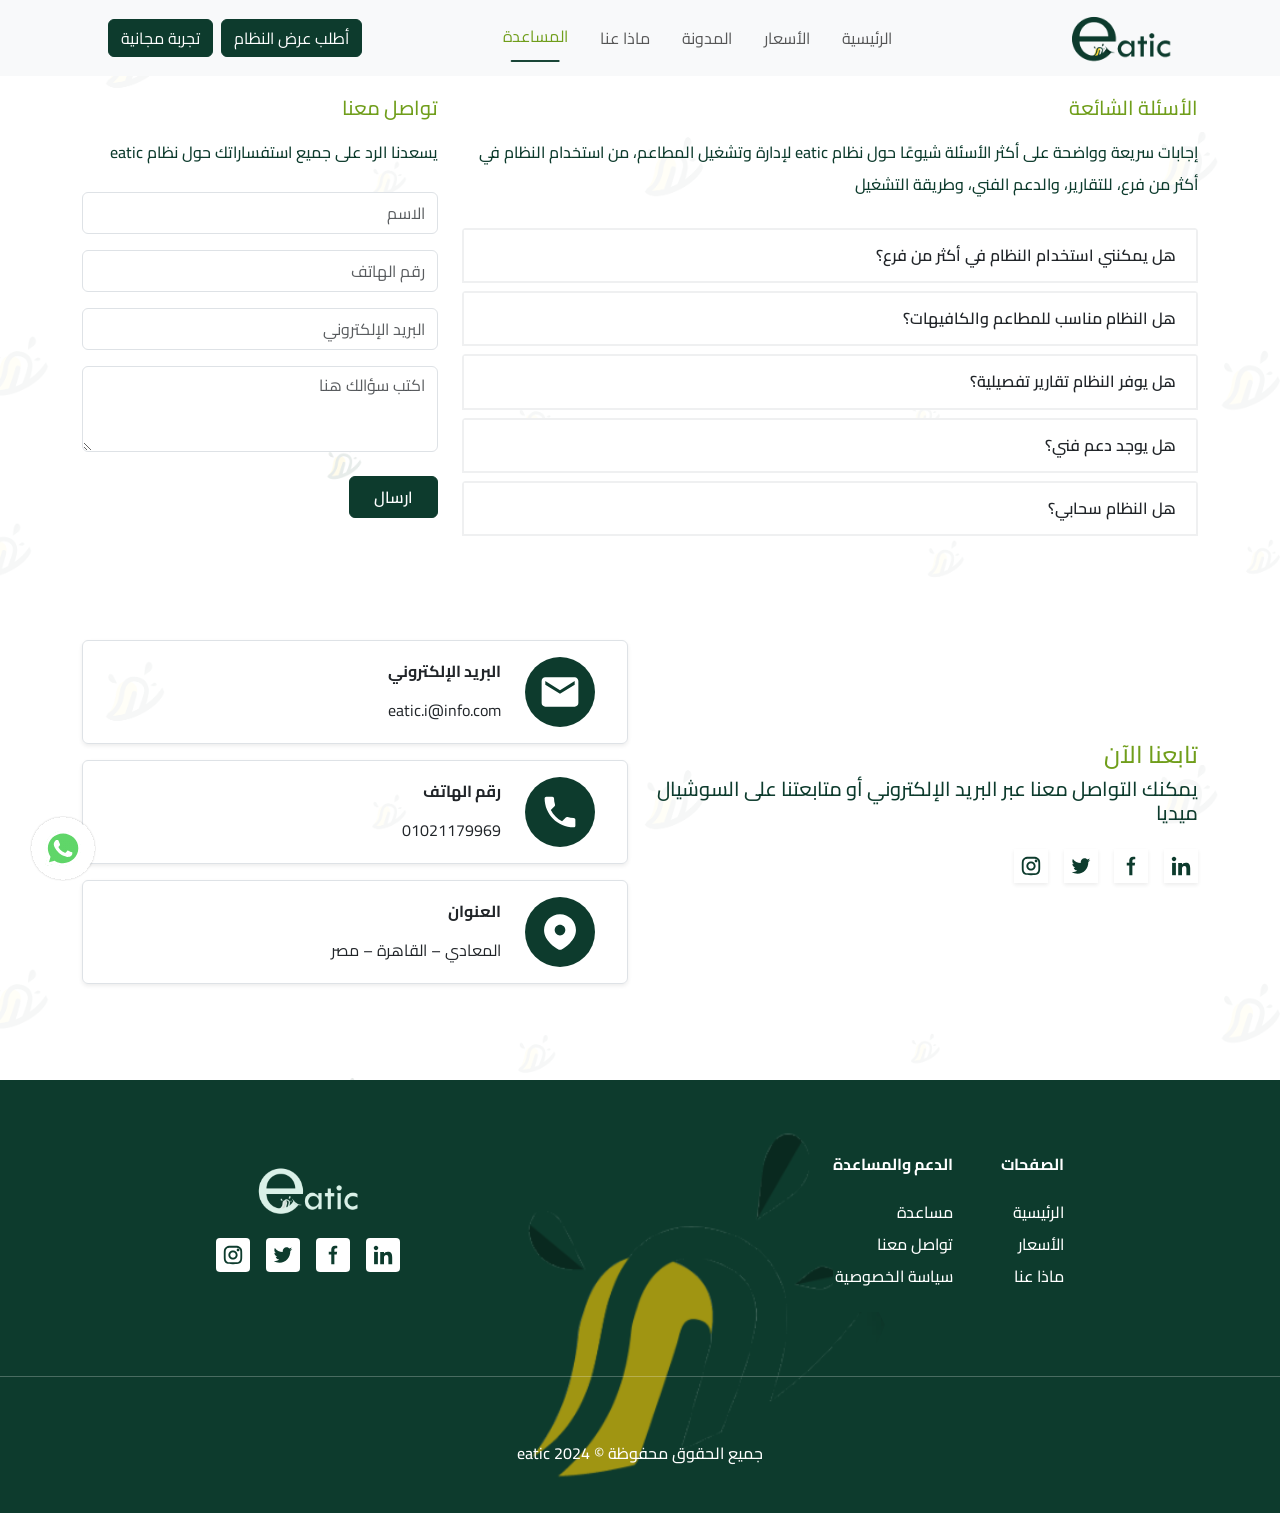
<file: pages/help.html>
<!DOCTYPE html>
<html lang="ar" dir="rtl">
<head>
    <meta charset="UTF-8">
    <meta name="viewport" content="width=device-width, initial-scale=1.0">
    <title>المساعدة | eatic</title>
    <link rel="preconnect" href="https://fonts.gstatic.com" crossorigin>
<link href="https://fonts.googleapis.com/css2?family=Alegreya:ital,wght@0,400..900;1,400..900&family=Amatic+SC:wght@400;700&family=Cairo:wght@200..1000&family=IBM+Plex+Sans+Arabic:wght@100;200;300;400;500;600;700&family=Open+Sans:ital,wght@0,300..800;1,300..800&family=Roboto:ital,wght@0,100..900;1,100..900&family=Source+Code+Pro:ital,wght@0,200..900;1,200..900&display=swap" rel="stylesheet">
  

 
  <link rel="stylesheet" href="../css/bootstrap.min.css">

  <link rel="stylesheet" href="../css/style.css">
    <link rel="icon" type="image/png" href="assets/logo.png" />

</head>
<body>
   <a href="https://wa.me/201021179969"
  target="_blank">
  <img src="../assets/logos_whatsapp-icon.svg" alt="contact us whatsapp" class="whatsapp-icon" />
 </a>
    <div id="navbar"></div>

<div class="container mt-5 pt-5">
  <div class="row gap-5 gap-md-0">

    <div class="col-12 col-md-8">
      <div class="header-request d-flex flex-column align-items-start gap-2 mb-1 pb-3">
        <h5 class="text-secondary">الأسئلة الشائعة</h5>
        <h6 class="text-primary lh-lg">
          إجابات سريعة وواضحة على أكثر الأسئلة شيوعًا حول نظام eatic لإدارة وتشغيل المطاعم،
          من استخدام النظام في أكثر من فرع، للتقارير، والدعم الفني، وطريقة التشغيل
        </h6>
      </div>

      <div class="accordion accordion-flush w-100" id="accordionFlushExample">

        <div class="accordion-item rounded-4 mb-2">
          <h2 class="accordion-header">
            <button class="accordion-button collapsed fs-6 fw-semibold py-3"
              type="button"
              data-bs-toggle="collapse"
              data-bs-target="#faq-branches">
              هل يمكنني استخدام النظام في أكثر من فرع؟
            </button>
          </h2>
          <div id="faq-branches" class="accordion-collapse collapse"
            data-bs-parent="#accordionFlushExample">
            <div class="accordion-body bg-primary text-white px-3 py-4 rounded-bottom-3">
              نعم، يمكنك ربط جميع الفروع في حساب واحد ومتابعتها في الوقت الحقيقي.
            </div>
          </div>
        </div>

        <div class="accordion-item rounded-4 mb-2">
          <h2 class="accordion-header">
            <button class="accordion-button collapsed fs-6 fw-semibold py-3"
              type="button"
              data-bs-toggle="collapse"
              data-bs-target="#faq-pos">
              هل النظام مناسب للمطاعم والكافيهات؟
            </button>
          </h2>
          <div id="faq-pos" class="accordion-collapse collapse"
            data-bs-parent="#accordionFlushExample">
            <div class="accordion-body bg-primary text-white px-3 py-4 rounded-bottom-3">
              أيوه، النظام مصمم خصيصًا للمطاعم والكافيهات بجميع أحجامها.
            </div>
          </div>
        </div>

        <div class="accordion-item rounded-4 mb-2">
          <h2 class="accordion-header">
            <button class="accordion-button collapsed fs-6 fw-semibold py-3"
              type="button"
              data-bs-toggle="collapse"
              data-bs-target="#faq-reports">
              هل يوفر النظام تقارير تفصيلية؟
            </button>
          </h2>
          <div id="faq-reports" class="accordion-collapse collapse"
            data-bs-parent="#accordionFlushExample">
            <div class="accordion-body bg-primary text-white px-3 py-4 rounded-bottom-3">
              نعم، تقارير شاملة عن المبيعات، الأرباح، والمخزون.
            </div>
          </div>
        </div>

        <div class="accordion-item rounded-4 mb-2">
          <h2 class="accordion-header">
            <button class="accordion-button collapsed fs-6 fw-semibold py-3"
              type="button"
              data-bs-toggle="collapse"
              data-bs-target="#faq-support">
              هل يوجد دعم فني؟
            </button>
          </h2>
          <div id="faq-support" class="accordion-collapse collapse"
            data-bs-parent="#accordionFlushExample">
            <div class="accordion-body bg-primary text-white px-3 py-4 rounded-bottom-3">
              طبعًا، فريق الدعم الفني متاح في أي وقت.
            </div>
          </div>
        </div>

        <div class="accordion-item rounded-4 mb-2">
          <h2 class="accordion-header">
            <button class="accordion-button collapsed fs-6 fw-semibold py-3"
              type="button"
              data-bs-toggle="collapse"
              data-bs-target="#faq-cloud">
              هل النظام سحابي؟
            </button>
          </h2>
          <div id="faq-cloud" class="accordion-collapse collapse"
            data-bs-parent="#accordionFlushExample">
            <div class="accordion-body bg-primary text-white px-3 py-4 rounded-bottom-3">
              النظام سحابي بالكامل ولا يحتاج تجهيزات خاصة.
            </div>
          </div>
        </div>

      </div>
    </div>

    <div class="col-12 col-md-4">
      <div class="header-request d-flex flex-column align-items-start gap-2">
        <h5 class="text-secondary">تواصل معنا</h5>
        <h6 class="text-primary lh-lg">
          يسعدنا الرد على جميع استفساراتك حول نظام eatic
        </h6>
      </div>

      <div class="d-flex flex-column gap-3 mt-3">
        <input type="text" class="form-control py-2" placeholder="الاسم">
        <input type="tel" class="form-control py-2" placeholder="رقم الهاتف">
        <input type="email" class="form-control py-2" placeholder="البريد الإلكتروني">
        <textarea class="form-control" rows="3" placeholder="اكتب سؤالك هنا"></textarea>
      </div>

      <a href="https://wa.me/201021179969" target="_blank"
        class="btn btn-primary mt-4 py-2 px-4 fw-semibold">
        ارسال
      </a>
    </div>

  </div>
</div>


<div class="container mt-5">
  <div class="row">

    <div class="col-md-6 col-12 d-flex flex-column justify-content-center py-5">
      <h4 class="text-secondary">تابعنا الآن</h4>
      <h5 class="text-primary">
        يمكنك التواصل معنا عبر البريد الإلكتروني أو متابعتنا على السوشيال ميديا
      </h5>

      <div class="socail d-flex gap-3 mt-3">
        <img src="../assets/icon-1.svg" class="shadow-sm">
        <img src="../assets/icon-2.svg" class="shadow-sm">
        <img src="../assets/icon-3.svg" class="shadow-sm">
        <img src="../assets/icon.svg" class="shadow-sm">
      </div>
    </div>

    <div class="col-md-6 col-12 d-flex flex-column justify-content-center py-5">

      <div class="w-100 d-flex align-items-center shadow-sm py-3 px-3 border rounded-2 gap-4 mb-3">
        <img src="../assets/mdi_email.svg" class="me-3">
        <div class="d-flex flex-column gap-3">
          <h6 class="fw-bold mb-0 fs-6">البريد الإلكتروني</h6>
          <p class="mb-0">eatic.i@info.com</p>
        </div>
      </div>

      <div class="w-100 d-flex align-items-center shadow-sm py-3 px-3 border rounded-2 gap-4 mb-3">
        <img src="../assets/ic_baseline-phone.svg" class="me-3">
        <div class="d-flex flex-column gap-3">
          <h6 class="fw-bold mb-0 fs-6">رقم الهاتف</h6>
          <p class="mb-0">01021179969</p>
        </div>
      </div>

      <div class="w-100 d-flex align-items-center shadow-sm py-3 px-3 border rounded-2 gap-4">
        <img src="../assets/mingcute_location-fill.svg" class="me-3">
        <div class="d-flex flex-column gap-3">
          <h6 class="fw-bold mb-0 fs-6">العنوان</h6>
          <p class="mb-0">المعادي – القاهرة – مصر</p>
        </div>
      </div>

    </div>

  </div>
</div>



    <div id="footer"></div>

    <script src="../js/scroll-animations.js"></script>
    <script src="../js/active-link.js"></script>
    <script src="../js/include.js"></script>
    <script src="../js/bootstrap.bundle.min.js"></script>
</body>
</html>
</file>
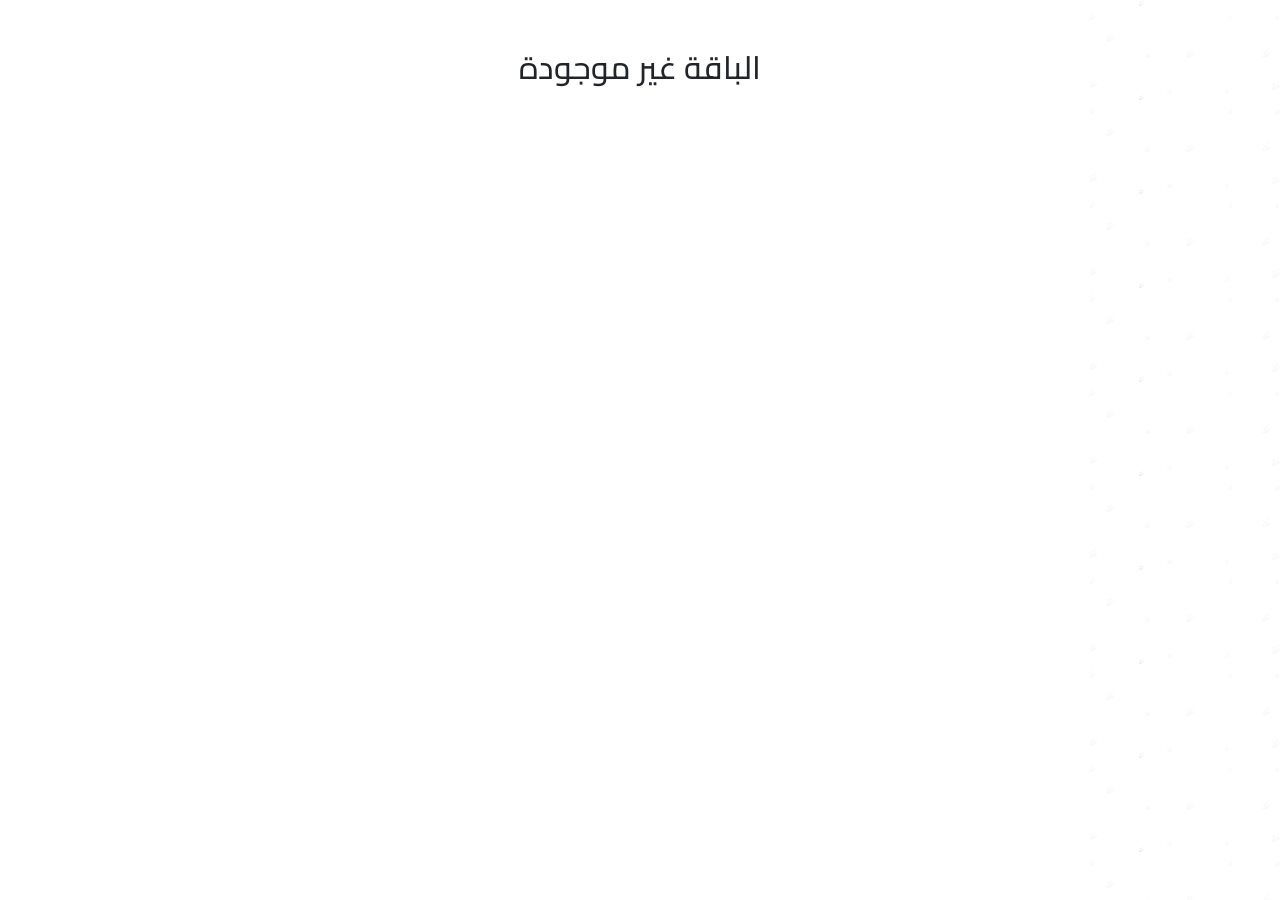
<file: pages/price-details.html>
<!DOCTYPE html>
<html lang="ar" dir="rtl">
<head>
  <meta charset="UTF-8">
  <title>طلب الباقة | eatic</title>
  <link rel="preconnect" href="https://fonts.googleapis.com">
<link rel="preconnect" href="https://fonts.gstatic.com" crossorigin>
<link href="https://fonts.googleapis.com/css2?family=Alegreya:ital,wght@0,400..900;1,400..900&family=Amatic+SC:wght@400;700&family=Cairo:wght@200..1000&family=IBM+Plex+Sans+Arabic:wght@100;200;300;400;500;600;700&family=Open+Sans:ital,wght@0,300..800;1,300..800&family=Roboto:ital,wght@0,100..900;1,100..900&family=Source+Code+Pro:ital,wght@0,200..900;1,200..900&display=swap" rel="stylesheet">
 
  <link rel="stylesheet" href="../css/bootstrap.min.css">
  <link rel="stylesheet" href="../css/style.css">
  <link rel="icon" type="image/png" href="../assets/logo.png" />
</head>

<body>

<div id="navbar"></div>

<div class="container">
  <div class="row mt-5 pt-5 justify-content-between align-items-start">

    <div class="col-lg-4 col-md-5 order-1 order-md-2 mb-4">
      <div class="shadow-sm price-card px-4 py-4 rounded-2 text-center border">

        <div class="d-flex justify-content-between mt-3">
          <h6 class="fw-bold text-primary fs-5" id="summaryTitle"></h6>
          <div class="d-flex gap-1 align-items-center">
            <h6 class="fw-bold text-primary mb-0 fs-5" id="summaryPrice"></h6>
            <img src="../assets/lucide_saudi-riyal.svg" width="20">
          </div>
        </div>

        <p class="fs-5 text-primary text-end mt-2" id="summaryDesc"></p>

        <ul class="list-unstyled my-4 text-start pe-1 d-flex flex-column gap-2" id="featuresList"></ul>

        

      </div>
    </div>

    <div class="col-lg-8 col-md-7 order-2 order-md-1">

      <div class="request">
        <div class="header-request d-flex flex-column gap-2 mb-4">
          <h3 class="text-secondary" id="planTitle"></h3>
          <h5 class="text-primary" id="planDescription"></h5>
        </div>

        <!-- الاسم + الهاتف -->
        <div class="row g-3">
          <div class="col-md-6">
            <input class="form-control py-2" placeholder="الاسم">
          </div>
          <div class="col-md-6">
            <input class="form-control py-2" placeholder="رقم الهاتف">
          </div>
        </div>

        <!-- اسم المطعم + عدد الفروع -->
        <div class="row g-3 mt-3">
          <div class="col-md-6">
            <input class="form-control py-2" placeholder="اسم المطعم">
          </div>
          <div class="col-md-6">
            <div class="custom-number-input w-100 position-relative">
  <input
    id="branches"
    type="number"
    class="form-control py-2"
    placeholder="عدد الفروع"
    min="0"
  />

  <div class="arrows position-absolute top-50 start-0 translate-middle-y ms-3 d-flex gap-3">
    <a type="button" onclick="increaseBranches()">
      <img src="../assets/arrow-up.svg" alt="up">
    </a>
    <a type="button" onclick="decreaseBranches()">
      <img src="../assets/arrow-down.svg" alt="down">
    </a>
  </div>
</div>

          </div>
        </div>

        <div class="row g-3 mt-3">
          <div class="col-md-6">
            <select class="form-select py-2">
              <option hidden>اختر الدولة</option>
              <option>مصر</option>
              <option>السعودية</option>
              <option>الامارات</option>
            </select>
          </div>
          <div class="col-md-6">
            <input class="form-control py-2" placeholder="المدينة">
          </div>
        </div>

        <button class="btn btn-primary mt-4 px-5">
          اطلب الباقة
        </button>

      </div>

    </div>

  </div>


</div>

<div class="container mt-5">
  <div class="row">

    <div class="col-md-6 col-12 d-flex flex-column justify-content-center py-5">
      <h4 class="text-secondary">تابعنا الآن</h4>
      <h5 class="text-primary">
        يمكنك التواصل معنا عبر البريد الإلكتروني أو متابعتنا على السوشيال ميديا
      </h5>

      <div class="socail d-flex gap-3 mt-3">
        <img src="../assets/icon-1.svg" class="shadow-sm">
        <img src="../assets/icon-2.svg" class="shadow-sm">
        <img src="../assets/icon-3.svg" class="shadow-sm">
        <img src="../assets/icon.svg" class="shadow-sm">
      </div>
    </div>

    <div class="col-md-6 col-12 d-flex flex-column justify-content-center py-5">

      <div class="w-100 d-flex align-items-center shadow-sm py-3 px-3 border rounded-2 gap-4 mb-3">
        <img src="../assets/mdi_email.svg" class="me-3">
        <div class="d-flex flex-column gap-3">
          <h6 class="fw-bold mb-0 fs-6">البريد الإلكتروني</h6>
          <p class="mb-0">eatic.i@info.com</p>
        </div>
      </div>

      <div class="w-100 d-flex align-items-center shadow-sm py-3 px-3 border rounded-2 gap-4 mb-3">
        <img src="../assets/ic_baseline-phone.svg" class="me-3">
        <div class="d-flex flex-column gap-3">
          <h6 class="fw-bold mb-0 fs-6">رقم الهاتف</h6>
          <p class="mb-0">01021179969</p>
        </div>
      </div>

      <div class="w-100 d-flex align-items-center shadow-sm py-3 px-3 border rounded-2 gap-4">
        <img src="../assets/mingcute_location-fill.svg" class="me-3">
        <div class="d-flex flex-column gap-3">
          <h6 class="fw-bold mb-0 fs-6">العنوان</h6>
          <p class="mb-0">المعادي – القاهرة – مصر</p>
        </div>
      </div>

    </div>

  </div>
</div>

<div id="footer"></div>

<script src="../js/pricing-data.js"></script>
<script src="../js/price-details.js"></script>
<script src="../js/scroll-animations.js"></script>
<script src="../js/active-link.js"></script>
<script src="../js/include.js"></script>
<script src="../js/main.js"></script>
<script src="../js/bootstrap.bundle.min.js"></script>

</body>
</html>
</file>
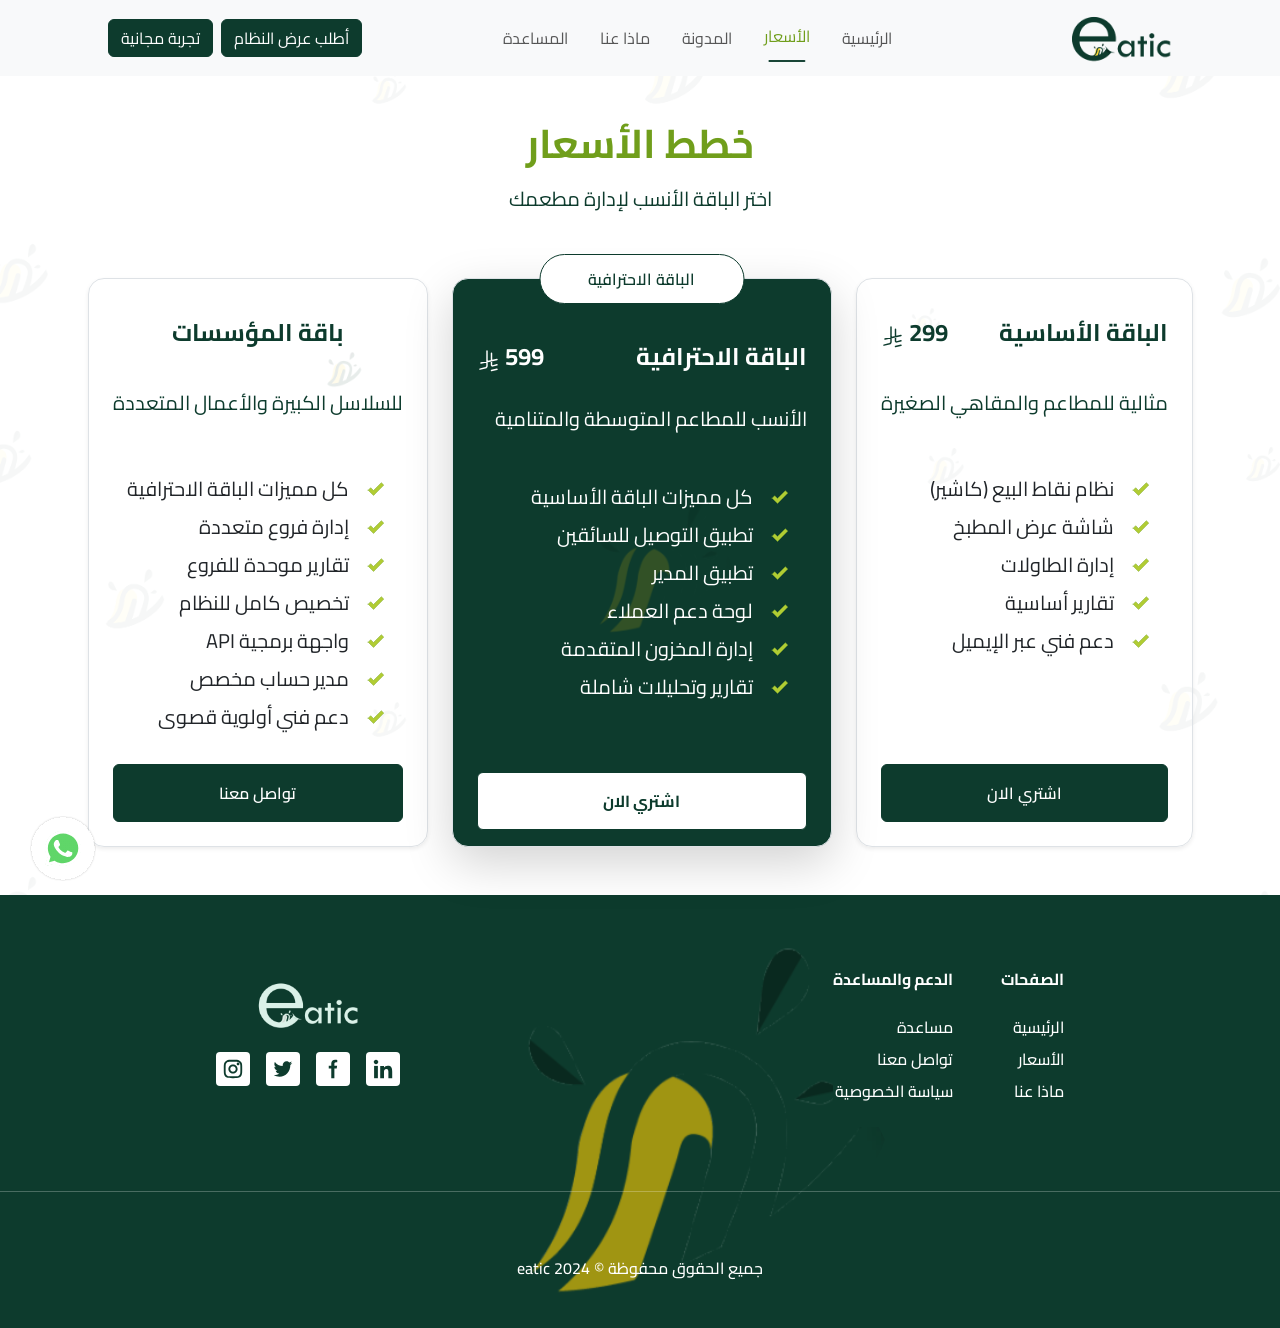
<file: pages/price.html>
<!DOCTYPE html>
<html lang="ar" dir="rtl">
  <head>
    <meta charset="UTF-8" />
    <title>الأسعار | eatic</title>
    <link rel="preconnect" href="https://fonts.googleapis.com" />
    <link rel="preconnect" href="https://fonts.gstatic.com" crossorigin />
    <link
      href="https://fonts.googleapis.com/css2?family=Alegreya:ital,wght@0,400..900;1,400..900&family=Amatic+SC:wght@400;700&family=Cairo:wght@200..1000&family=IBM+Plex+Sans+Arabic:wght@100;200;300;400;500;600;700&family=Open+Sans:ital,wght@0,300..800;1,300..800&family=Roboto:ital,wght@0,100..900;1,100..900&family=Source+Code+Pro:ital,wght@0,200..900;1,200..900&display=swap"
      rel="stylesheet"
    />

    <link rel="stylesheet" href="../css/bootstrap.min.css" />

    <link rel="stylesheet" href="../css/style.css" />
    <link rel="icon" type="image/png" href="../assets/logo.png" />
    
  </head>

  <body>
    <a href="https://wa.me/201021179969"
  target="_blank">
  <img src="../assets/logos_whatsapp-icon.svg" alt="contact us whatsapp" class="whatsapp-icon" />
 </a>
    <div id="navbar"></div>

    <section class="text-center mt-5 pt-5">
      <h1 class="fw-bold text-secondary mt-md-4">خطط الأسعار</h1>
      <p class="text-primary fs-5 mt-3">اختر الباقة الأنسب لإدارة مطعمك</p>
    </section>

    <div class="container">
      <div
        class="row gap-4 justify-content-center align-items-stretch pricing-row pt-5"
      >
        <div
          class="pri shadow-sm col-md-4 col-12 price-card p-4 rounded-4 text-center d-flex flex-column gap-3 border border-1 w-auto"
        >
          <div class="d-flex justify-content-between mt-3">
            <h4 class="fw-bold text-primary">الباقة الأساسية</h4>
            <div class="d-flex gap-1 align-items-center">
              <h4 class="fw-bold text-primary">299</h4>
              <img
                src="../assets/lucide_saudi-riyal.svg"
                alt="SAR"
                width="24"
              />
            </div>
          </div>

          <p class="fs-5 text-primary text-end mt-3">
            مثالية للمطاعم والمقاهي الصغيرة
          </p>

          <ul
            class="list-unstyled mt-4 text-start pe-3 d-flex flex-column gap-2"
          >
            <li class="d-flex gap-3">
              <img src="../assets/openmoji_check-mark.svg" />
              <span class="fs-5">نظام نقاط البيع (كاشير)</span>
            </li>
            <li class="d-flex gap-3">
              <img src="../assets/openmoji_check-mark.svg" />
              <span class="fs-5">شاشة عرض المطبخ</span>
            </li>
            <li class="d-flex gap-3">
              <img src="../assets/openmoji_check-mark.svg" />
              <span class="fs-5">إدارة الطاولات</span>
            </li>
            <li class="d-flex gap-3">
              <img src="../assets/openmoji_check-mark.svg" />
              <span class="fs-5">تقارير أساسية</span>
            </li>
            <li class="d-flex gap-3">
              <img src="../assets/openmoji_check-mark.svg" />
              <span class="fs-5">دعم فني عبر الإيميل</span>
            </li>
          </ul>

          <a
            href="price-details.html?plan=basic"
            class="btn btn-primary mt-auto py-3 fw-semibold"
          >
            اشتري الان
          </a>
        </div>

        <div
          class="most-saller shadow-lg col-md-4 col-12 price-card position-relative ps-4 pe-4 pb-3 pt-5 rounded-4 text-center text-white d-flex flex-column gap-2 border border-1 bg-primary"
        >
          <span
            class="badge position-absolute top-0 start-50 translate-middle bg-white px-5 py-3 border border-1 border-primary rounded-5 fs-6 fw-semibold text-primary"
          >
            الباقة الاحترافية
          </span>

          <div class="d-flex justify-content-between mt-3">
            <h4 class="fw-bold text-white">الباقة الاحترافية</h4>
            <div class="d-flex gap-1 align-items-center">
              <h4 class="fw-bold text-white">599</h4>
              <img
                src="../assets/lucide_saudi-riyal-white.svg"
                alt="SAR"
                width="24"
              />
            </div>
          </div>

          <p class="fs-5 text-end mt-3 text-white">
            الأنسب للمطاعم المتوسطة والمتنامية
          </p>

          <ul
            class="list-unstyled mt-4 text-start pe-3 d-flex flex-column gap-2"
          >
            <li class="d-flex gap-3">
              <img src="../assets/openmoji_check-mark.svg" />
              <span class="fs-5">كل مميزات الباقة الأساسية</span>
            </li>
            <li class="d-flex gap-3">
              <img src="../assets/openmoji_check-mark.svg" />
              <span class="fs-5">تطبيق التوصيل للسائقين</span>
            </li>
            <li class="d-flex gap-3">
              <img src="../assets/openmoji_check-mark.svg" />
              <span class="fs-5">تطبيق المدير</span>
            </li>
            <li class="d-flex gap-3">
              <img src="../assets/openmoji_check-mark.svg" />
              <span class="fs-5">لوحة دعم العملاء</span>
            </li>
            <li class="d-flex gap-3">
              <img src="../assets/openmoji_check-mark.svg" />
              <span class="fs-5">إدارة المخزون المتقدمة</span>
            </li>
            <li class="d-flex gap-3">
              <img src="../assets/openmoji_check-mark.svg" />
              <span class="fs-5">تقارير وتحليلات شاملة</span>
            </li>
          </ul>

          <a
           href="price-details.html?plan=pro"
            class="btn btn-primary bg-white text-primary mt-auto py-3 fw-bold"
          >
            اشتري الان
          </a>
        </div>

        <div
          class="pri shadow-sm col-md-4 col-12 price-card p-4 rounded-4 text-center d-flex flex-column gap-3 border border-1 w-auto"
        >
          <h4 class="fw-bold text-primary mt-3">باقة المؤسسات</h4>

          <p class="fs-5 text-primary text-end mt-3">
            للسلاسل الكبيرة والأعمال المتعددة
          </p>

          <ul
            class="list-unstyled mt-4 text-start pe-3 d-flex flex-column gap-2"
          >
            <li class="d-flex gap-3">
              <img src="../assets/openmoji_check-mark.svg" />
              <span class="fs-5">كل مميزات الباقة الاحترافية</span>
            </li>
            <li class="d-flex gap-3">
              <img src="../assets/openmoji_check-mark.svg" />
              <span class="fs-5">إدارة فروع متعددة</span>
            </li>
            <li class="d-flex gap-3">
              <img src="../assets/openmoji_check-mark.svg" />
              <span class="fs-5">تقارير موحدة للفروع</span>
            </li>
            <li class="d-flex gap-3">
              <img src="../assets/openmoji_check-mark.svg" />
              <span class="fs-5">تخصيص كامل للنظام</span>
            </li>
            <li class="d-flex gap-3">
              <img src="../assets/openmoji_check-mark.svg" />
              <span class="fs-5">واجهة برمجية API</span>
            </li>
            <li class="d-flex gap-3">
              <img src="../assets/openmoji_check-mark.svg" />
              <span class="fs-5">مدير حساب مخصص</span>
            </li>
            <li class="d-flex gap-3">
              <img src="../assets/openmoji_check-mark.svg" />
              <span class="fs-5">دعم فني أولوية قصوى</span>
            </li>
          </ul>

          <a
           href="price-details.html?plan=enterprise"
            class="btn btn-primary mt-auto py-3 fw-semibold"
          >
            تواصل معنا
          </a>
        </div>
      </div>
    </div>

    <div id="footer"></div>

    <script src="../js/active-link.js"></script>
    <script src="../js/include.js"></script>
    <script src="../js/bootstrap.bundle.min.js"></script>
  </body>
</html>
</file>
<file: css/style.css>
.whatsapp-icon{
     position: fixed;
    left: 30px;
    bottom: 19px;
    width: 66px;
}

:root {
 --bs-primary: #0D3B2D;
  --bs-primary-rgb: 13, 59, 45;

  --bs-secondary: #709E1B;
  --bs-secondary-rgb: 112, 158, 27;

  --bs-font-sans-serif: 'Cairo', sans-serif;

 
  color-scheme: light;

  line-height: 1.5;
  font-weight: 400;
     direction: rtl;
  color: rgba(255, 255, 255, 0.87);
}
.btn-primary {
  --bs-btn-bg: var(--bs-primary);
  --bs-btn-border-color: var(--bs-primary);
  --bs-btn-hover-bg: #0b2f24;
  --bs-btn-hover-border-color: #0b2f24;
  --bs-btn-active-bg: #09251c;
  --bs-btn-active-border-color: #09251c;
}

.btn-outline-success {
  --bs-btn-color: #709E1B;
  --bs-btn-border-color: #709E1B;
  --bs-btn-hover-bg: #709E1B;
  --bs-btn-hover-border-color: #709E1B;
  --bs-btn-hover-color: #fff;
}


.bg-primary {
  background-color: var(--bs-primary) !important;
}

.bg-secondary {
  background-color: var(--bs-secondary) !important;
}


.text-primary {
  color: var(--bs-primary) !important;
}

.text-secondary {
  color: var(--bs-secondary) !important;
}





.w-3{
     width: 32%;
}


img.logo {
    width: 100px;
}


body{
     background-image: url('../assets/bg_hero.png');
     background-repeat: repeat-y;
     background-clip: border-box;
     background-position: right center;
     background-size: contain;
     font-family: var(--bs-font-sans-serif);
     
}



div.box{
     width:38%;
}
div.box-number{
     width:32%;
}


div.left{
         width: 45%;
}


header.hero div.left div.d-flex button{
  padding: 10px 25px;

}

button:hover,
.btn:hover{
      transform: scale(1.05) !important;
      transition: all 0.4s linear !important;
      background-color: #709E1B !important;
      color: #fff !important;
      border: none !important;
}


.accordion-button::after{
     content: '';
     display: none;
}


.accordion-header{
     
     border: 2px solid #eff0f1;
     border-radius: 3px !important;
}
.accordion-item{
     border:none !important
}

.accordion-header button:hover{
     transform:scale(1); ;
      box-shadow: 0 0px 10px #365067;
      transition: all 0.3s linear;
      background-color: #709E1B !important;
      border-radius: 4px;
      border: 3px !important;
      color: white;
}

.accordion-item :not(.collapsed){
     background-color: #0D3B2D !important;
     color: white !important;
     border-radius: 4px 4px 0px 0px !important;
     
}

.accordion-body{
     background-image: url('../assets/brand.svg');
     background-repeat: no-repeat;
     background-position: center left;
    
}


.mobile-iamge{
     display: none;
}
 .featrues div.box{
     width:75%;
}

.delivery{
     background-image: url('../assets/bg_delivery.svg');
     

}

.manger{
     background-image: url('../assets/bg_manger.svg');
     
}

.manger,.delivery{
     background-size: cover;
     background-repeat: no-repeat;
     width: 30%;
}

.hover-apps:hover {
     transform: scale(1.05);
     transition: all .3s linear;
     
}

.logoClint{
     width:7%;
}


footer{
     background-image: url('../assets/brand.svg');
     background-repeat: no-repeat;
     background-position: center;
     background-size: contain;
     
}






header.hero-price{
     
     margin: 120px 0px  30px 0px!important;
}



.nav-pills .nav-link.active{
     border-radius: 55px !important;
     padding-inline: 30px;
}



div.most-saller {
  position: relative;
  z-index: 1;
}

.most-saller::before {
  content: "";
  position: absolute;
  inset: 0;
  background-image: url('../assets/brand.svg');
  background-repeat: no-repeat;
  background-position: center;
  background-size: 50%;
  opacity: 0.25;
  z-index: -1;
  pointer-events: none;
}


input::placeholder {
  text-align: right;
}

.form-select {
     direction: rtl !important;
    background-position: left 0.75rem center !important;
    padding-left: 1rem !important;
    padding-right: 0.75rem !important;
}

.navbar .nav-link {
  position: relative;
  transition: color 0.25s ease, transform 0.25s ease;
  color: var(--bs-navbar-color);
}
.navbar .nav-link::after {
  content: "";
  position: absolute;
  left: 50%;
  bottom: -6px;
  transform: translateX(-50%) scaleX(0);
  transform-origin: center;
  width: 60%;
  height: 2px;
  background: var(--bs-primary);
  transition: transform 0.25s ease;
  border-radius: 2px;
  opacity: 0.95;
}
.navbar .nav-link:hover,
.navbar .nav-link.active {
  color: var(--bs-secondary) !important;
  transform: translateY(-2px);
}
.navbar .nav-link:hover::after,
.navbar .nav-link.active::after {
  transform: translateX(-50%) scaleX(1);
}



.custom-number-input {
  position: relative;
  direction: rtl;
}

.custom-number-input input {
  padding-left: 40px; 
  height: 44px;
}

.custom-number-input input::-webkit-inner-spin-button,
.custom-number-input input::-webkit-outer-spin-button {
  -webkit-appearance: none;
  margin: 0;
}
.custom-number-input input {
  -moz-appearance: textfield;
}


input[type="number"]::-webkit-inner-spin-button,
input[type="number"]::-webkit-outer-spin-button {
  -webkit-appearance: none;
  margin: 0;
}

input[type="number"] {
  -moz-appearance: textfield;
}



.custom-number-input .arrows button {
  background: transparent;
  border: none;
  padding: 2px;
  cursor: pointer;
}

.custom-number-input .arrows img {
  width: 14px;
  height: 14px;
}



input.rname {
         padding-left: 0px;
}



.phone-container-ltr {
  direction: ltr;
  width: 75%;
}

.phone-input-rtl {
  direction: rtl;
  text-align: right;
  padding-left: 50px !important; /* مساحة العلم */
}

.react-tel-input .flag-dropdown {
  left: 0 !important;
  right: auto !important;
}

.react-tel-input .form-control {
  height: 48px;
}





@media screen and (max-width: 768px) {
     div.box{
          width:80%;
     }
     div.box-number{
          width:80%;
     }
     div.left{
          width: 100%;
          text-align: center;
     }

     .mobile-iamge{
          display: block;
          width: 60% !important;
     }
     div.numbers div.box{
     width: 80%;
     }

     div.content div.box{
          display: none;
     }



     div.most-saller{
          width: 80%;
     }

     div.most-saller{
          width: 80%;
          margin-top: 30px;
     }
     div.pri{
          width: 80% !important;
     }
    
}


@media screen and (max-width: 992px){
         .w-3{
     width: 100%;
}
 .delivery,.manger{
          width: 90% !important;
     }
}
/* ------------------------------ */
/* Scroll-on-view animations ⚡️ */
/* Lightweight, uses IntersectionObserver and transforms only for best performance */

.animate-on-scroll{
  opacity: 0;
  transform: translateY(20px);
  transition: opacity 600ms cubic-bezier(.2,.8,.2,1), transform 600ms cubic-bezier(.2,.8,.2,1);
  will-change: opacity, transform;
}

/* direction / type modifiers */
.animate-on-scroll[data-animate="fade-left"]{ transform: translateX(-20px); }
.animate-on-scroll[data-animate="fade-right"]{ transform: translateX(20px); }
.animate-on-scroll[data-animate="zoom-in"]{ transform: scale(0.95); }

/* visible state */
.animate-on-scroll.in-view{
  opacity: 1;
  transform: none;
}

/* respect reduced motion */
@media (prefers-reduced-motion: reduce){
  .animate-on-scroll, .animate-on-scroll.in-view{
    transition: none !important;
    transform: none !important;
    opacity: 1 !important;
  }
}

/* small helper for stagger via data-delay, e.g. data-delay="100ms" */
.animate-on-scroll[data-delay]{
  transition-delay: var(--scroll-delay, 0ms);
}
</file>
